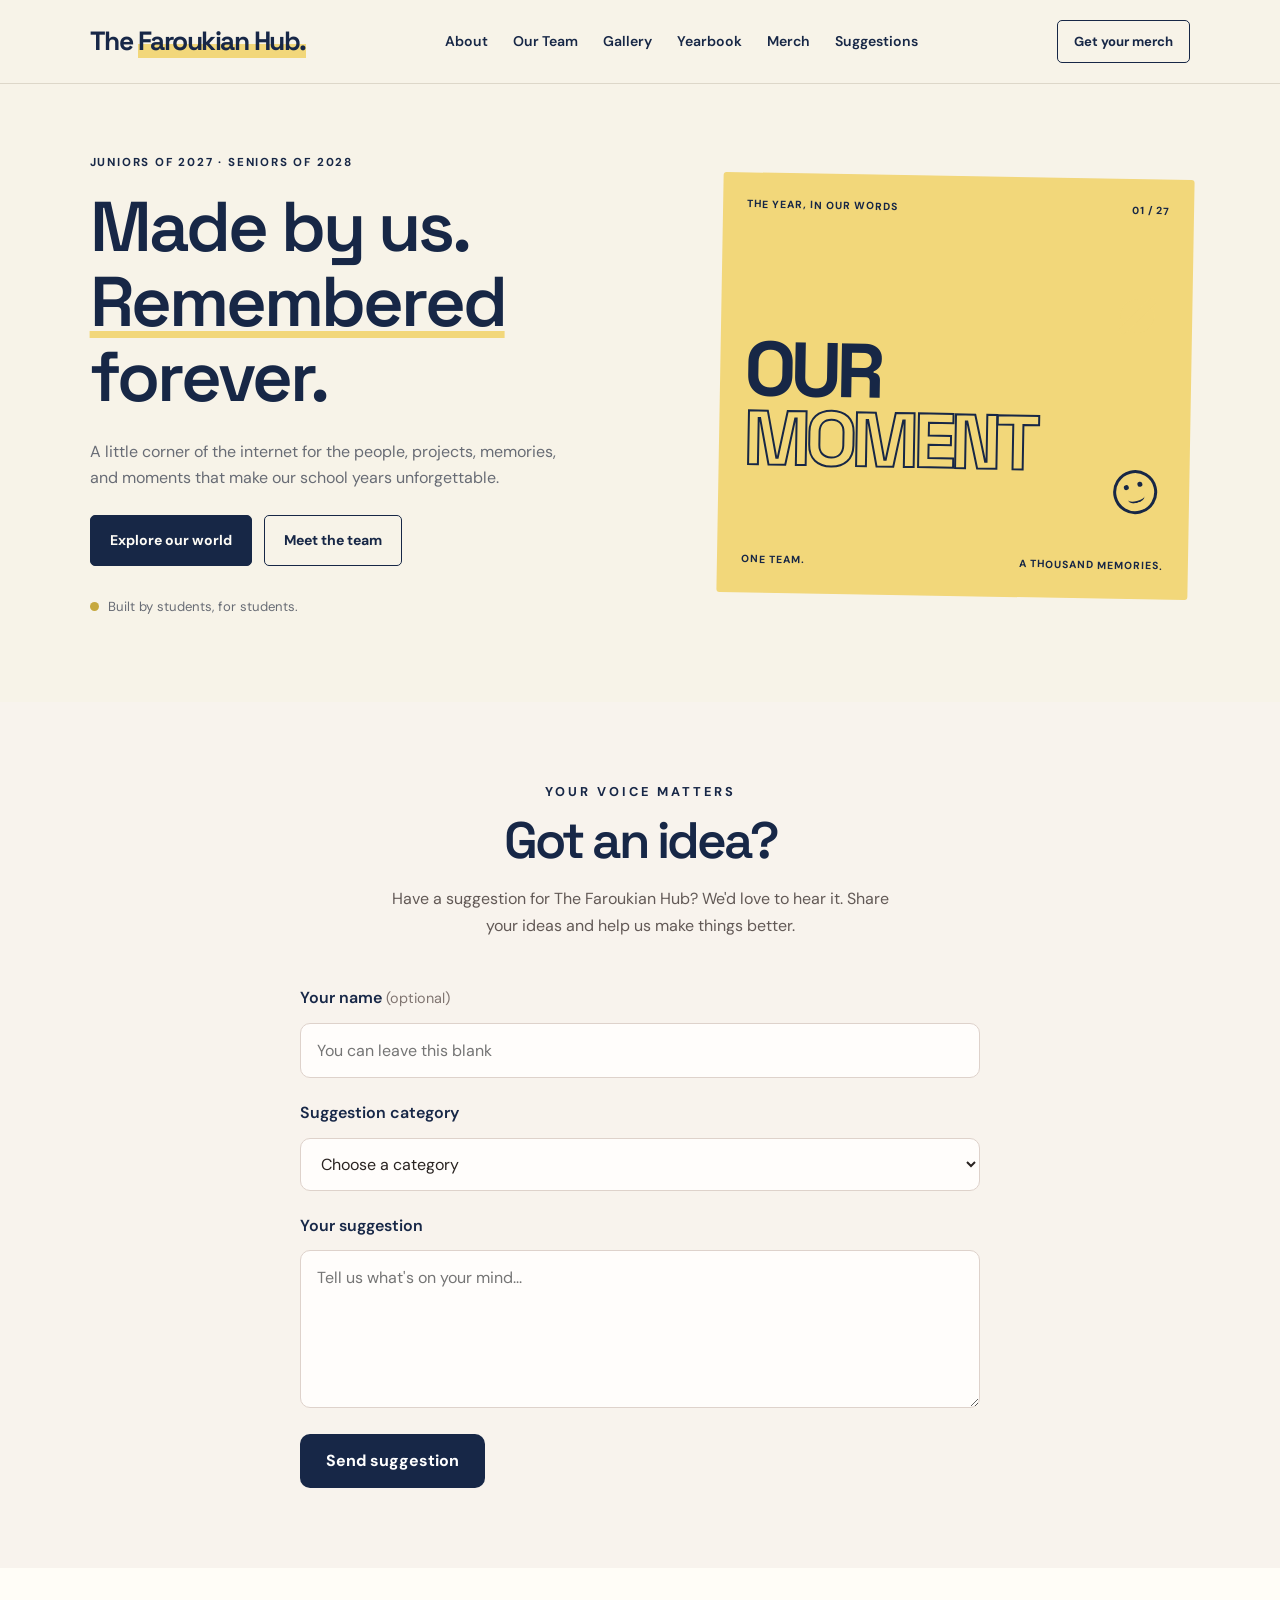
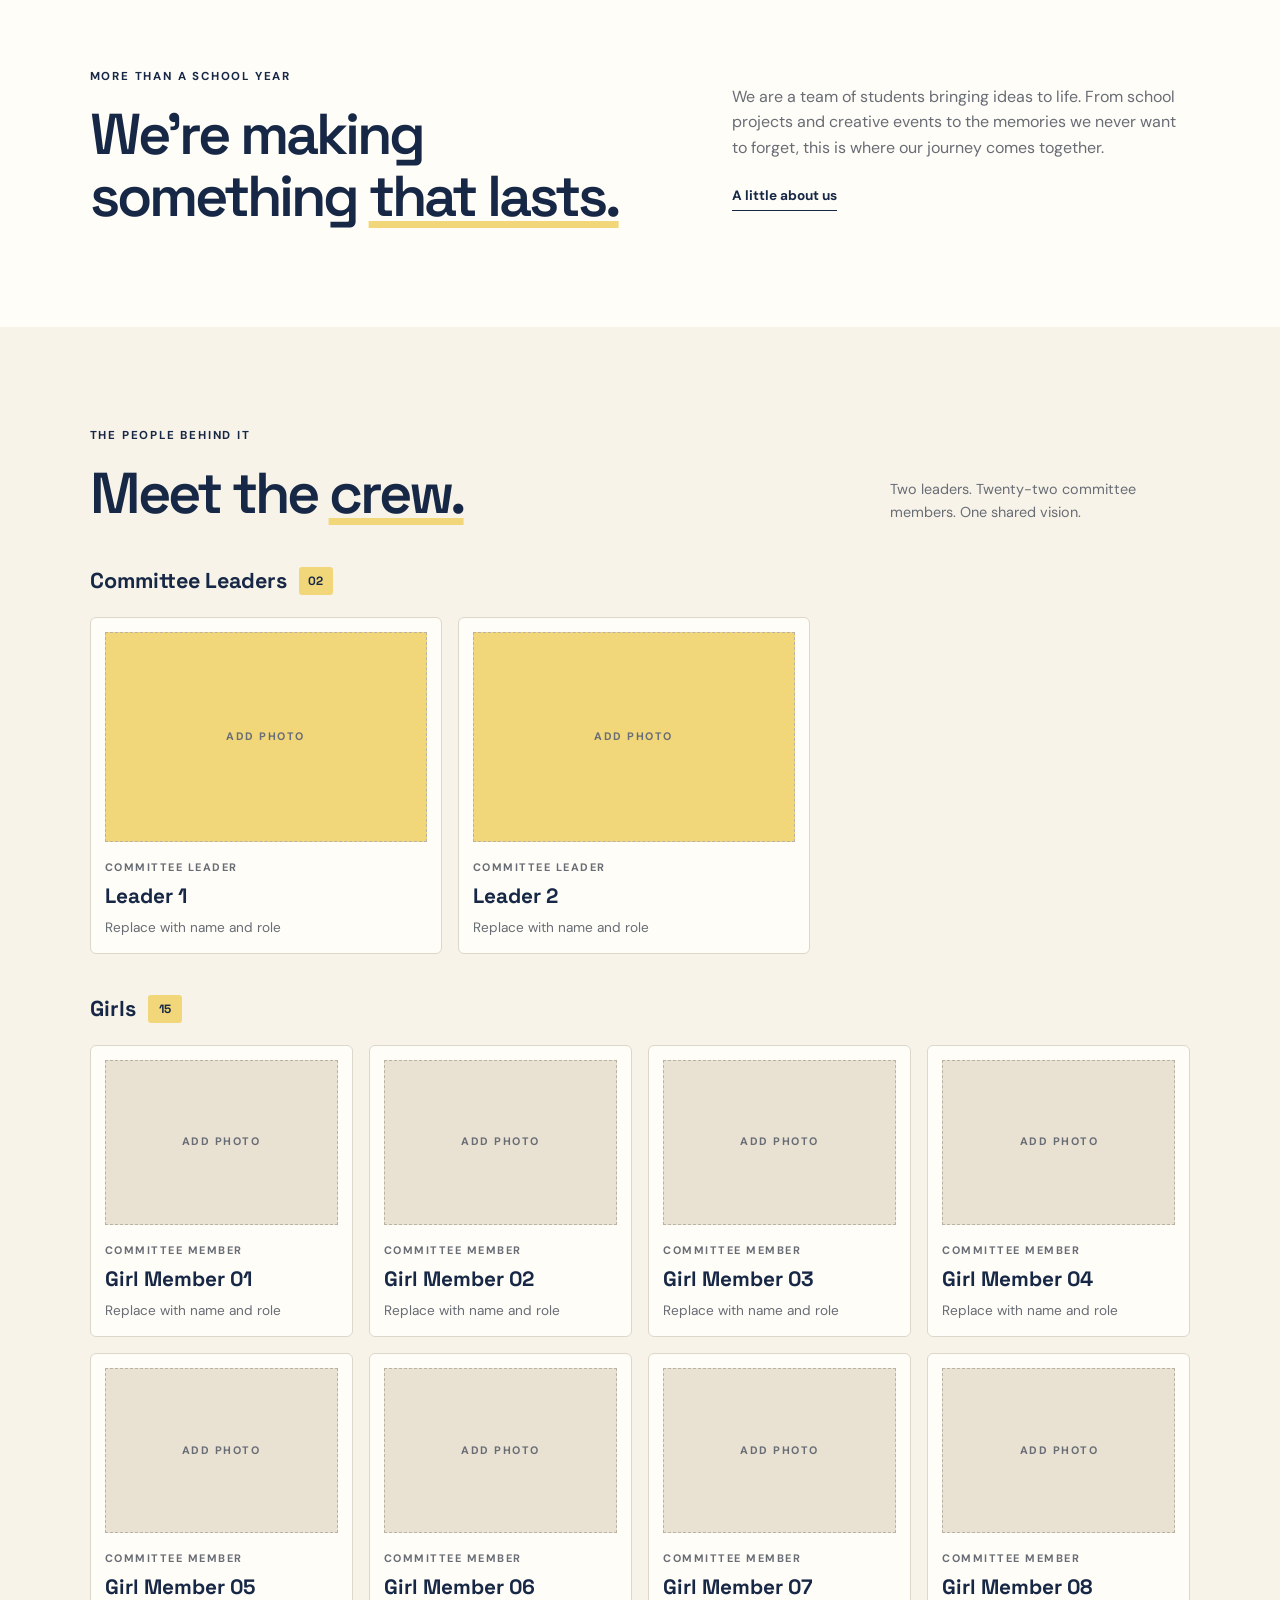
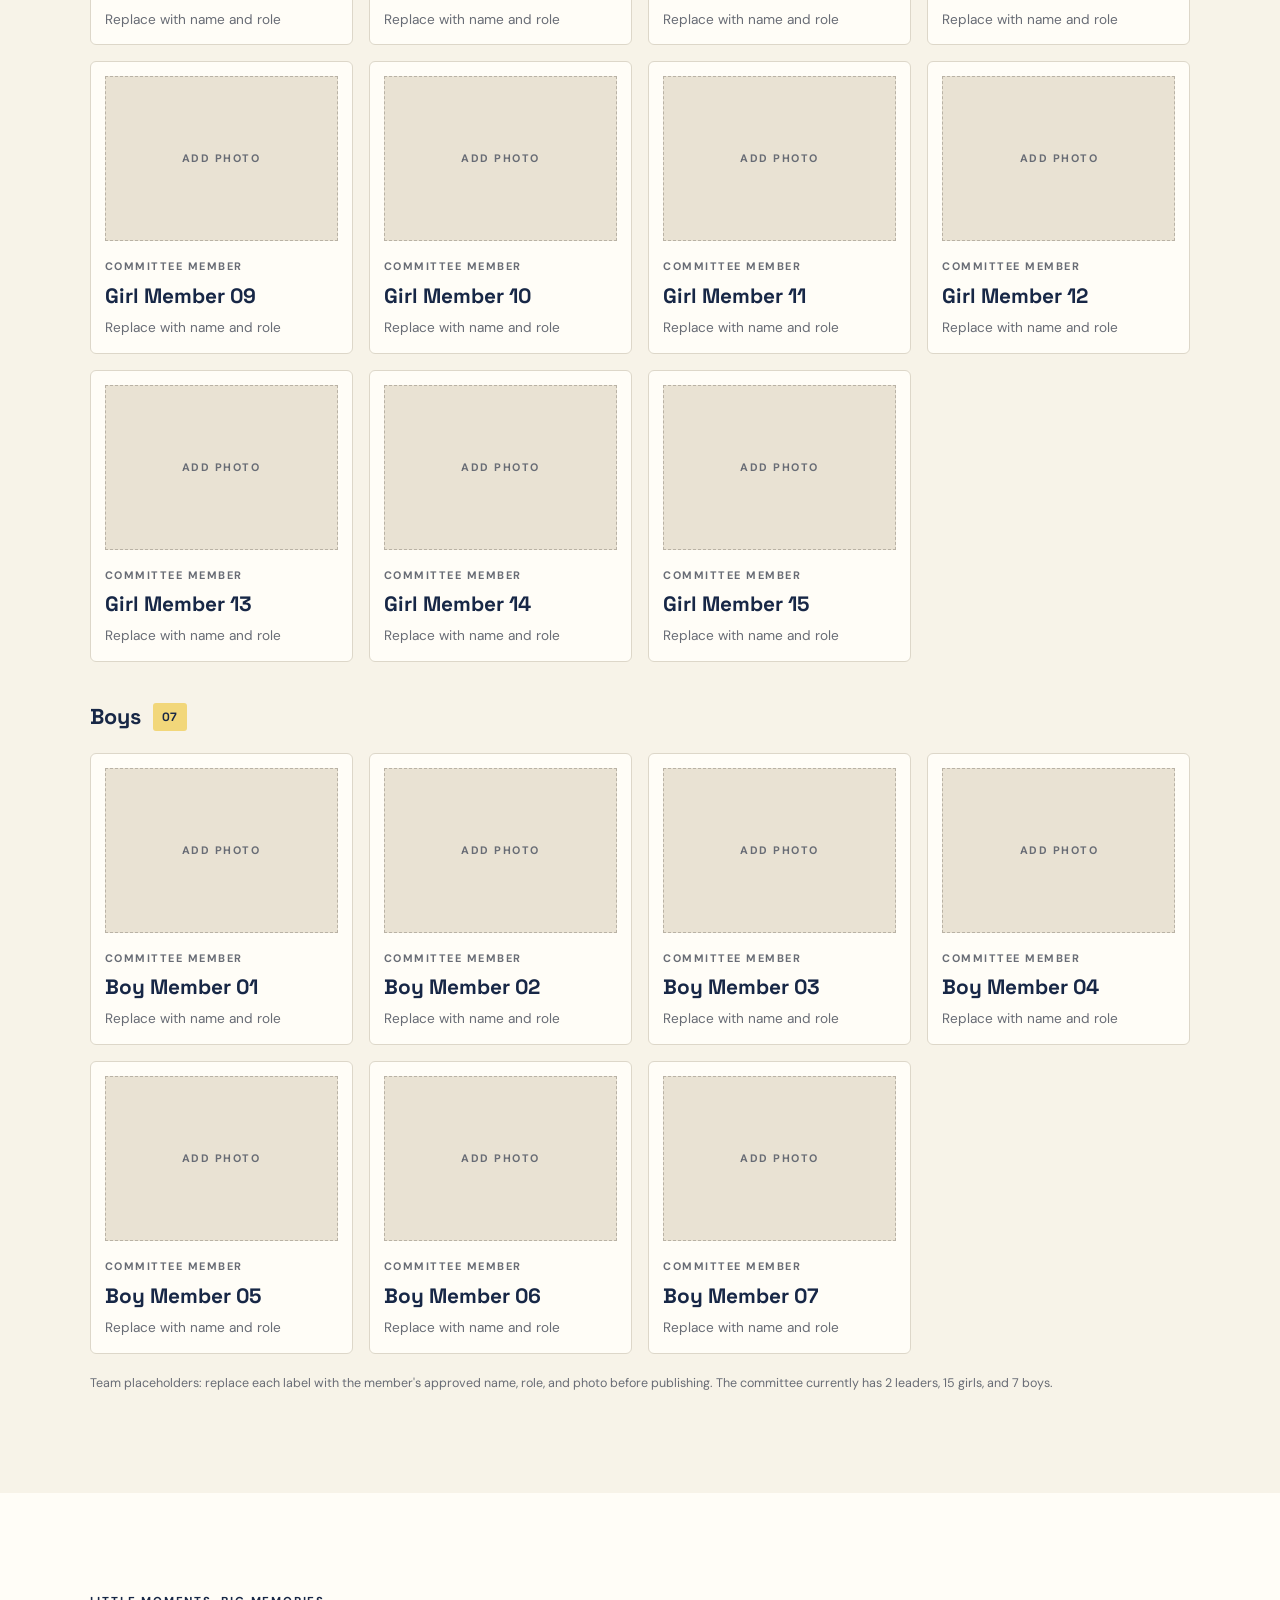
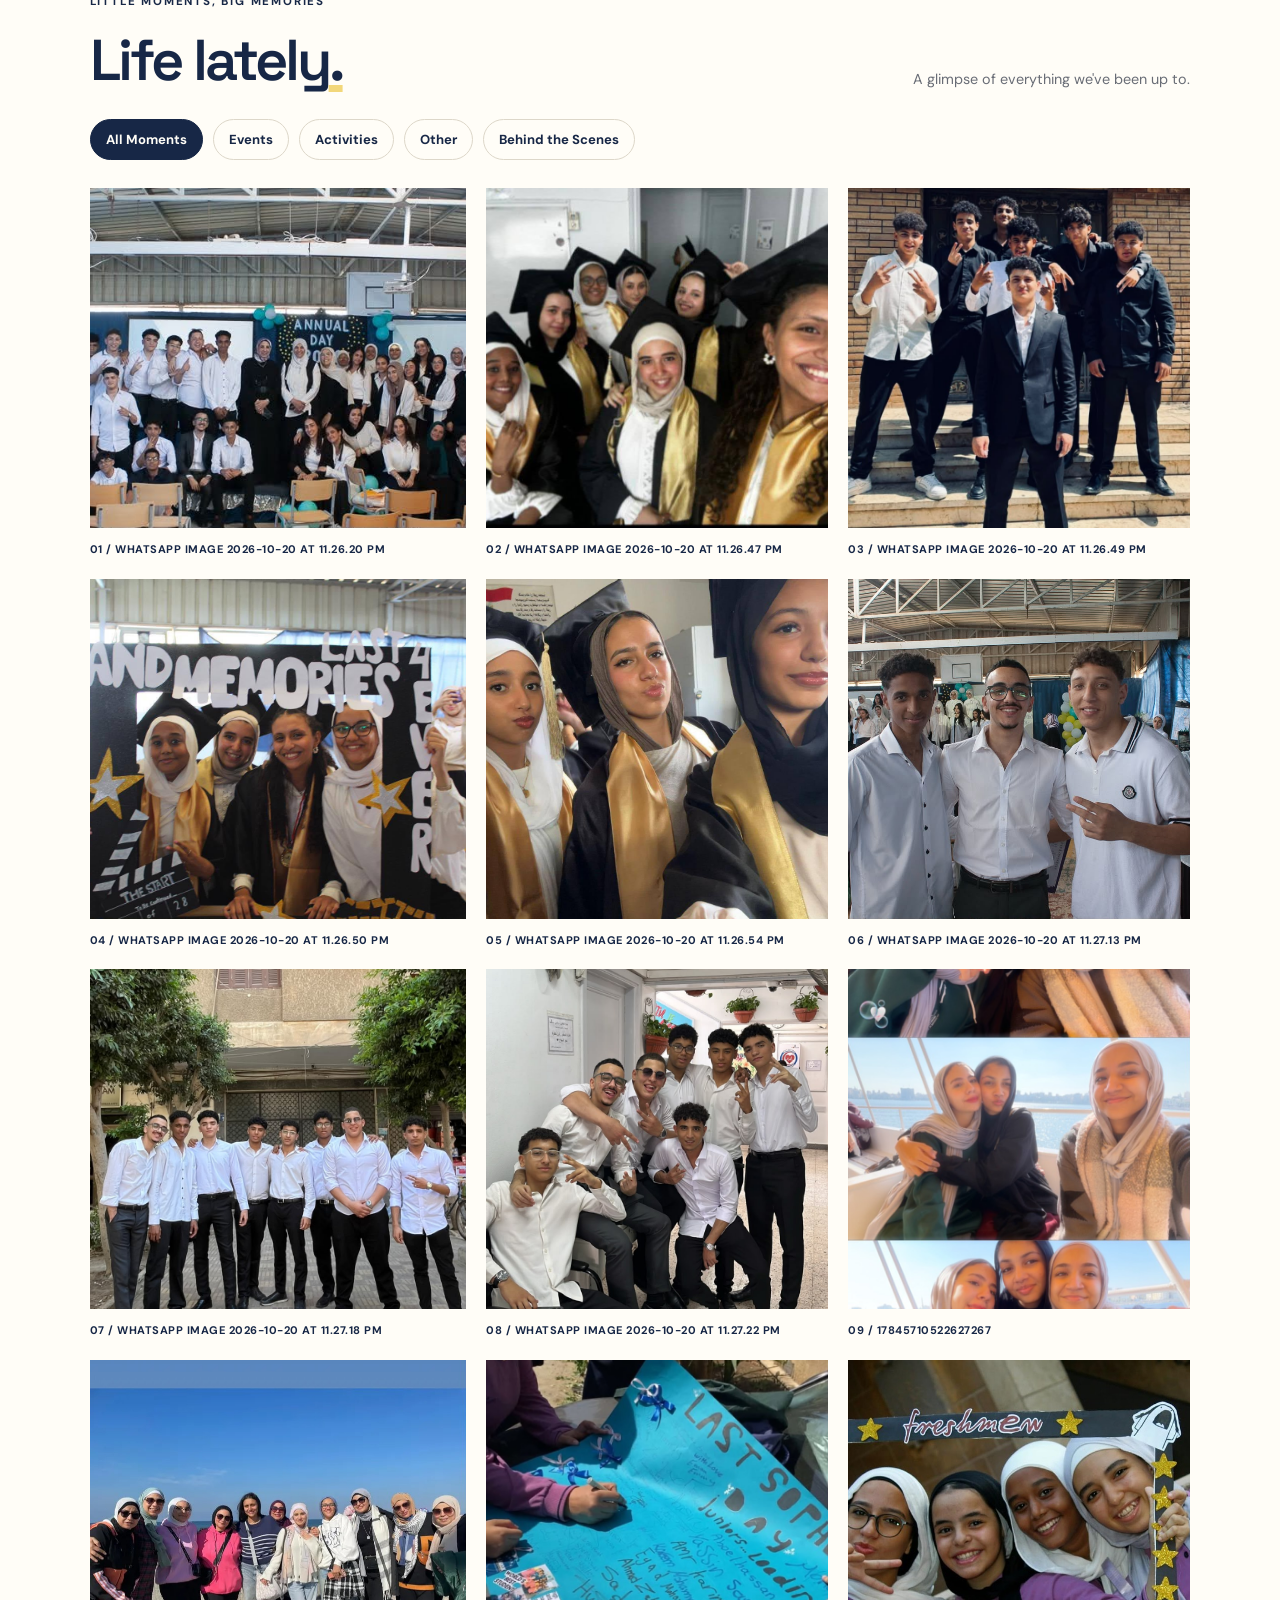
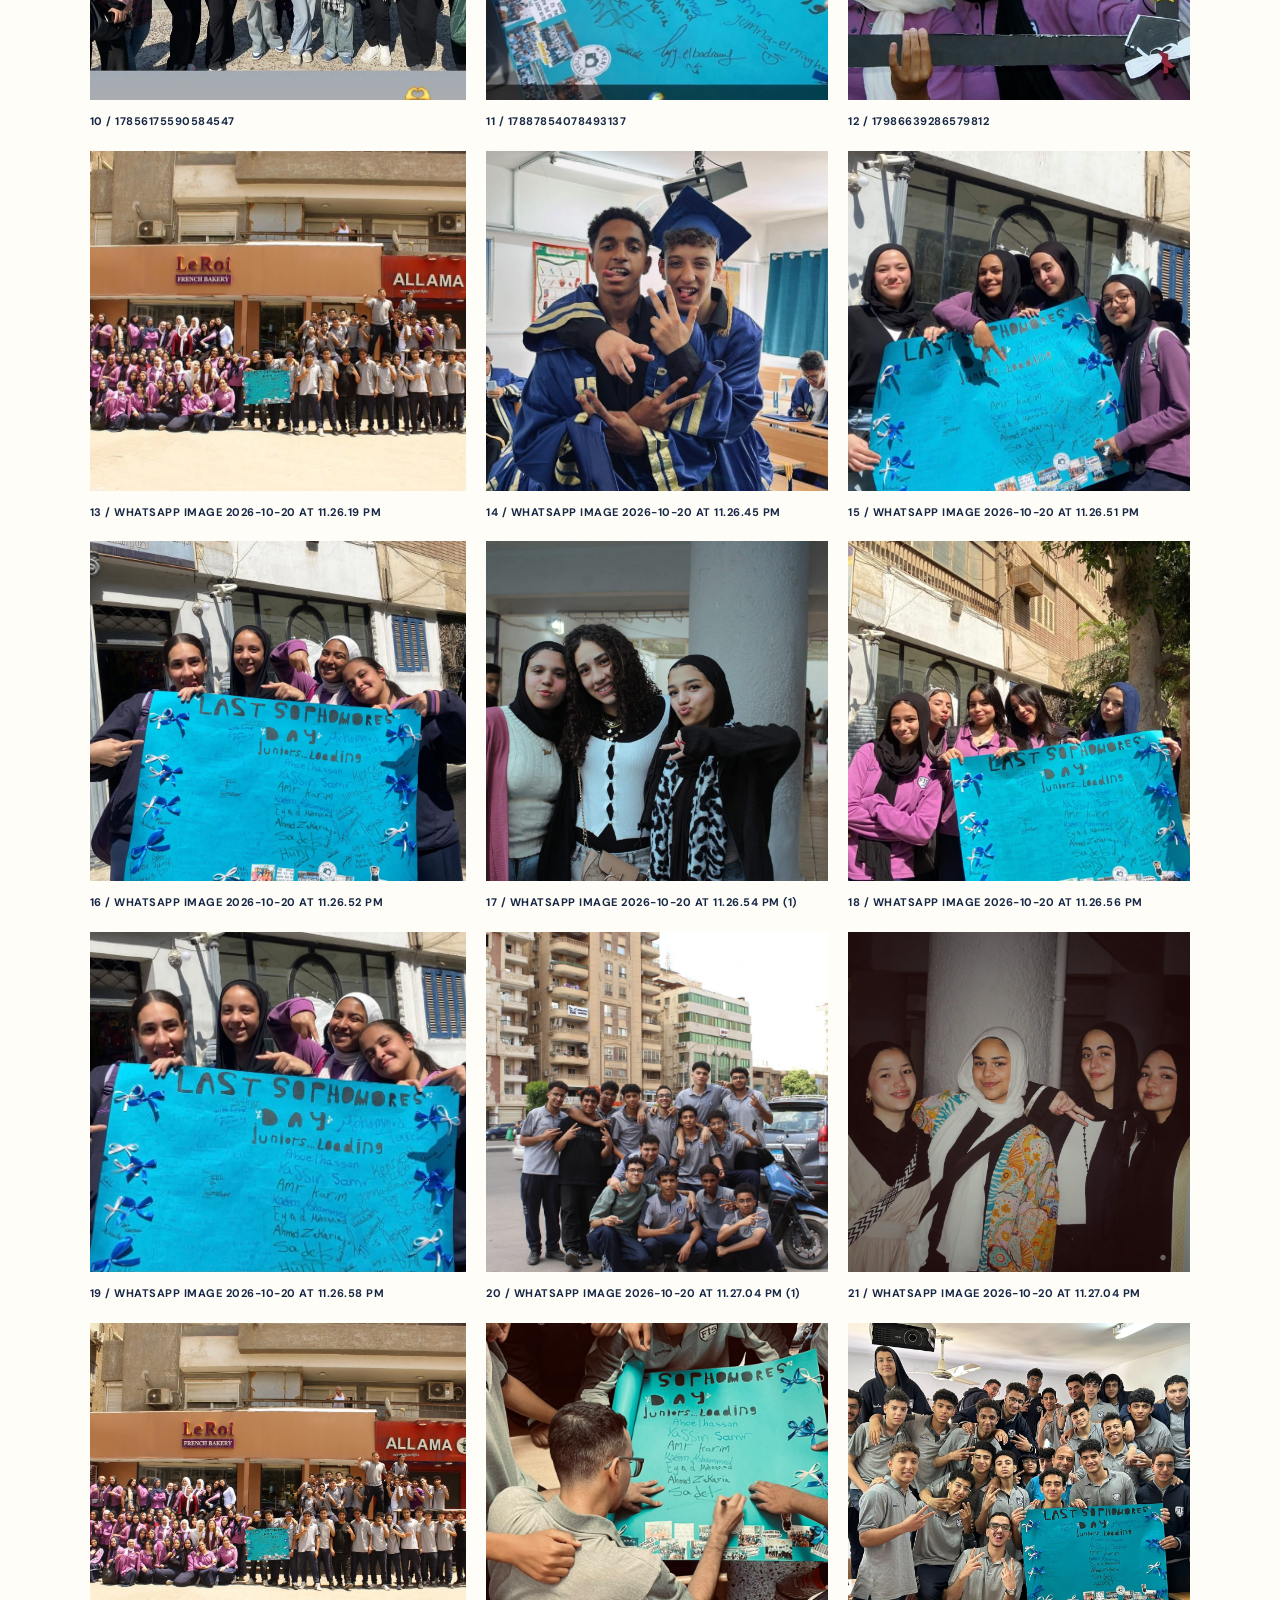
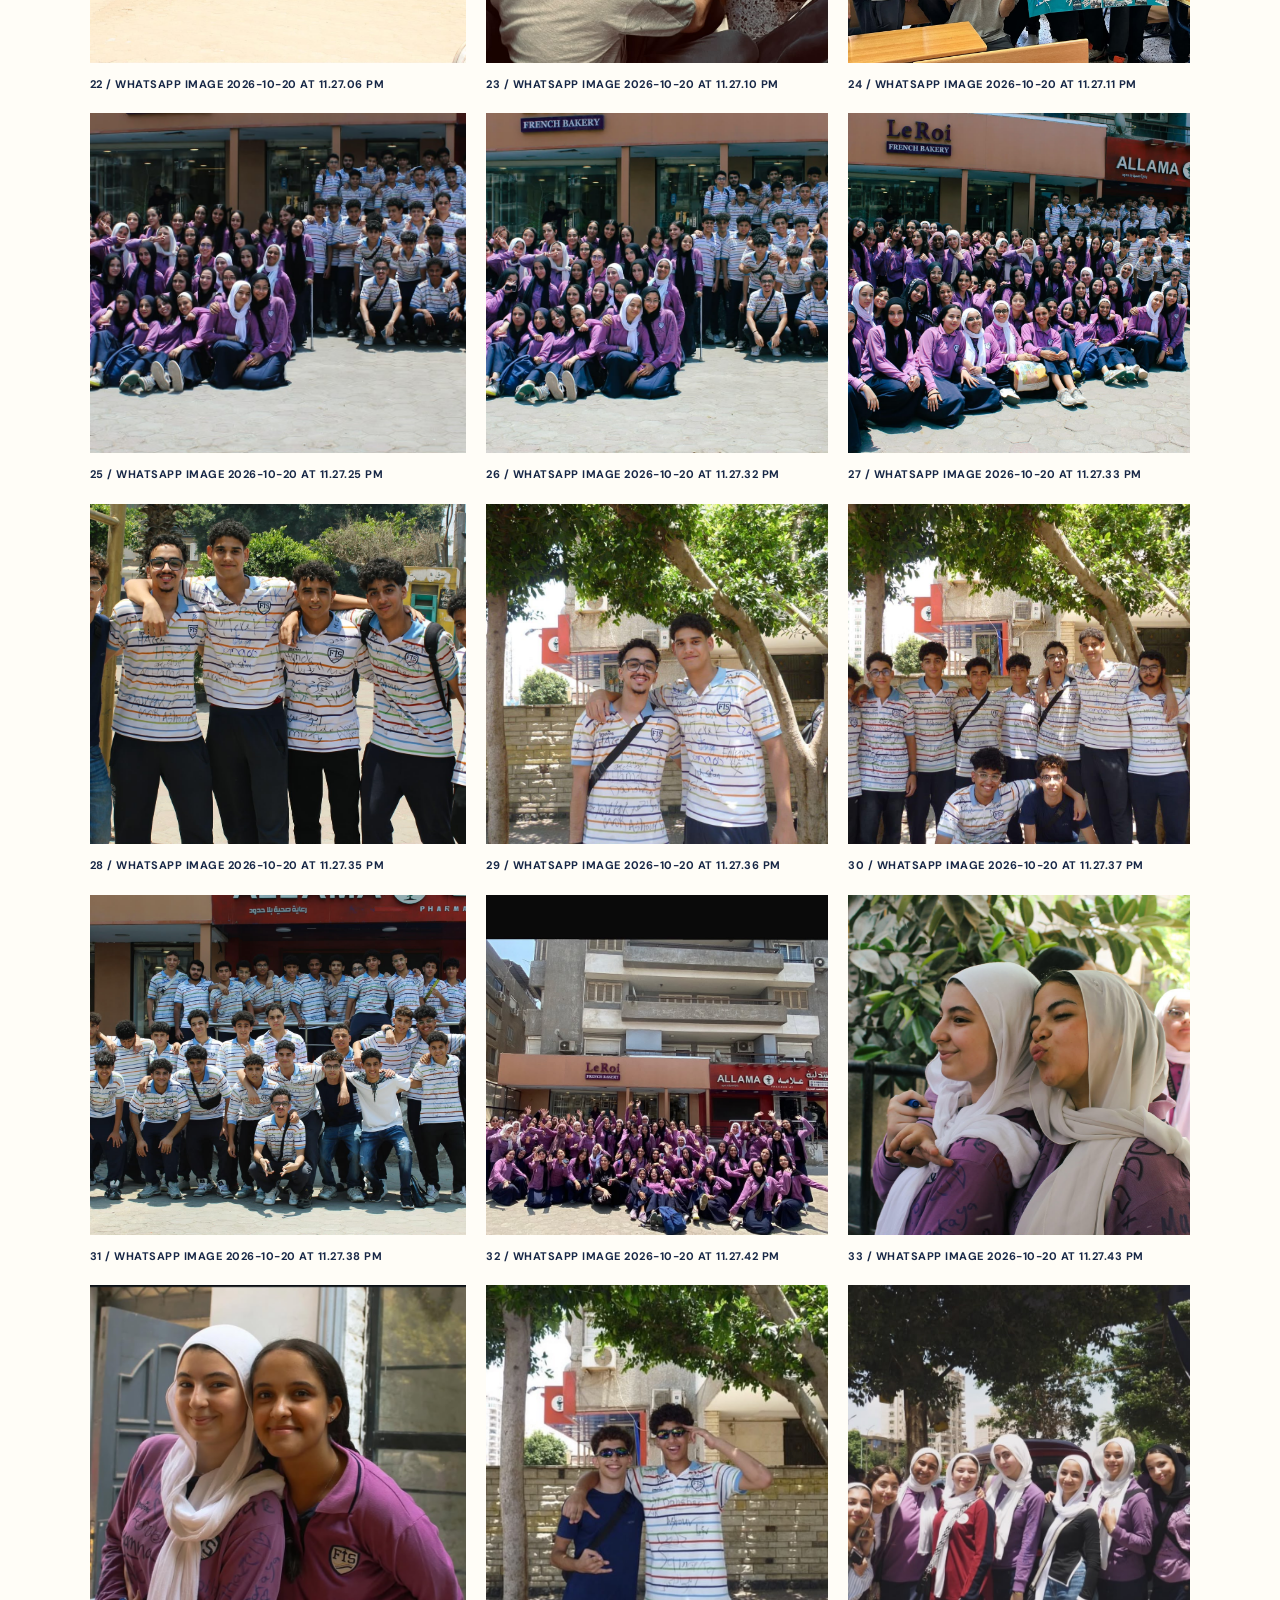
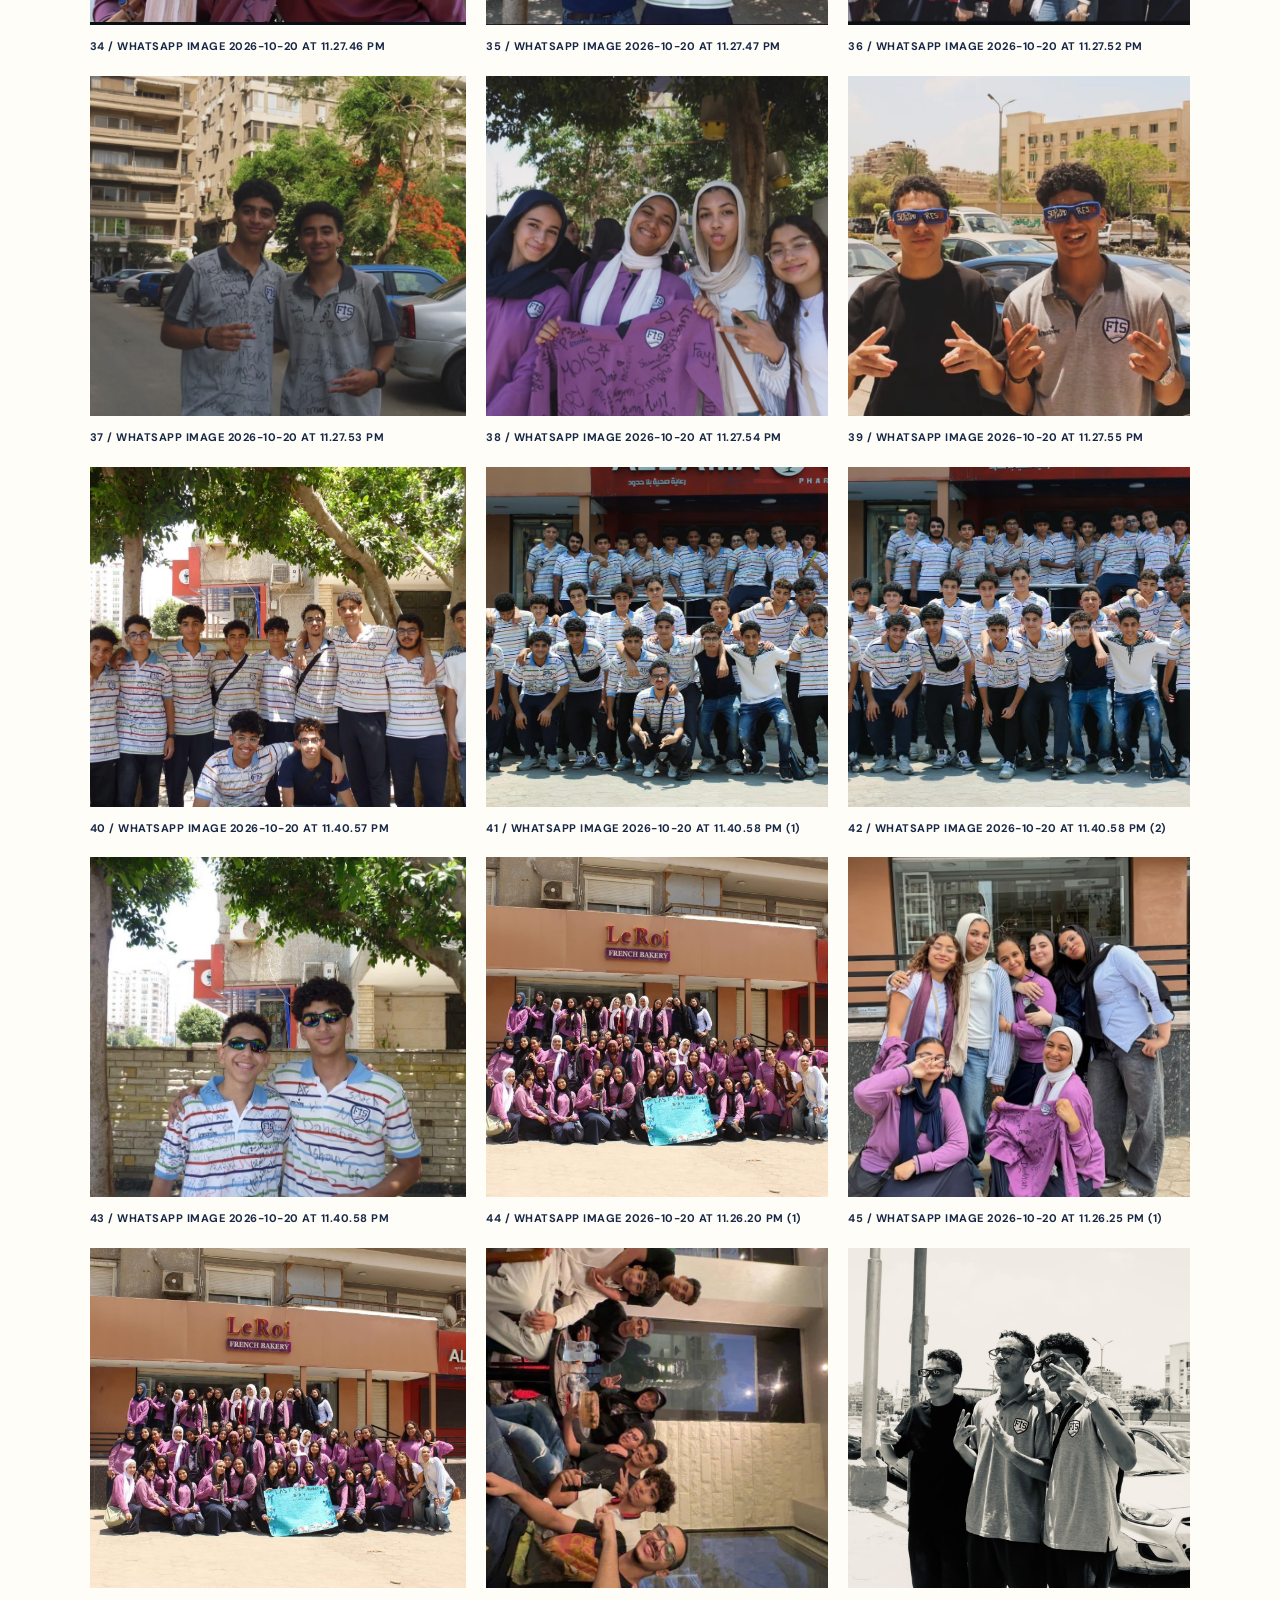
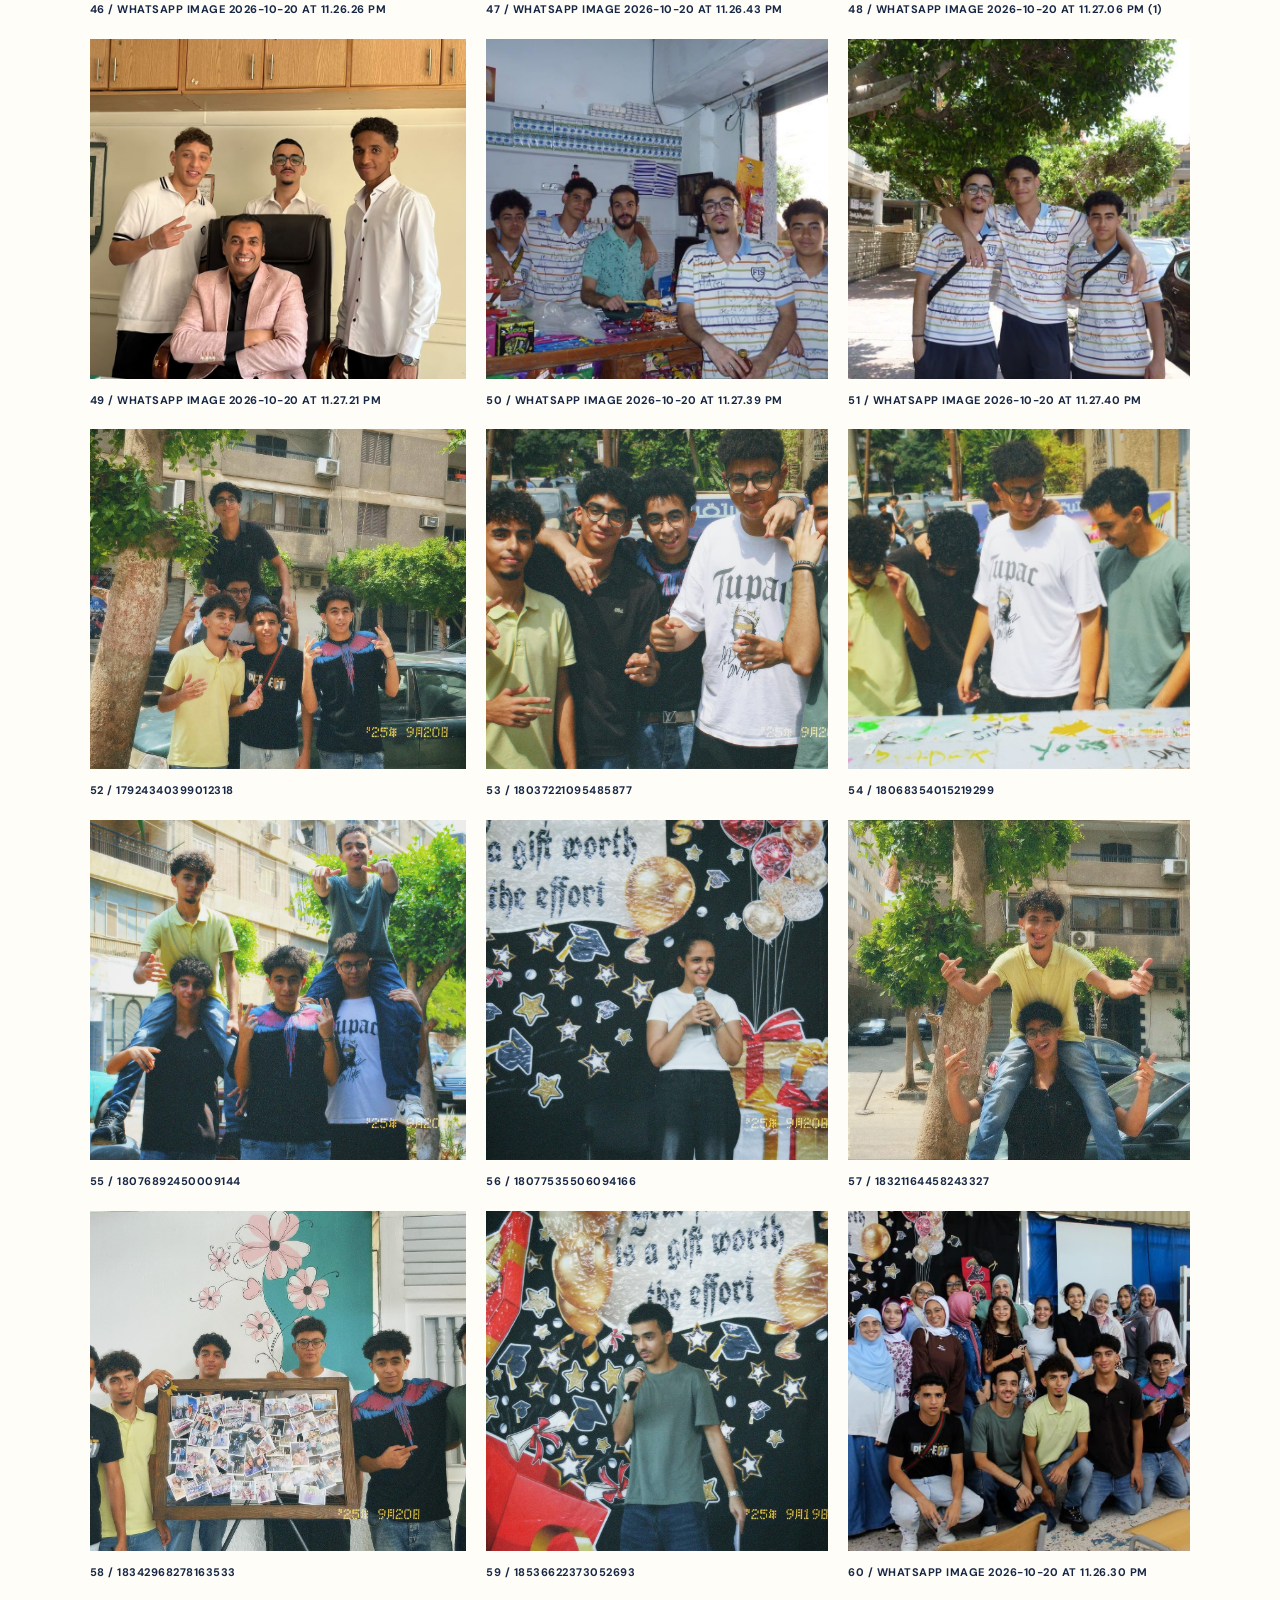
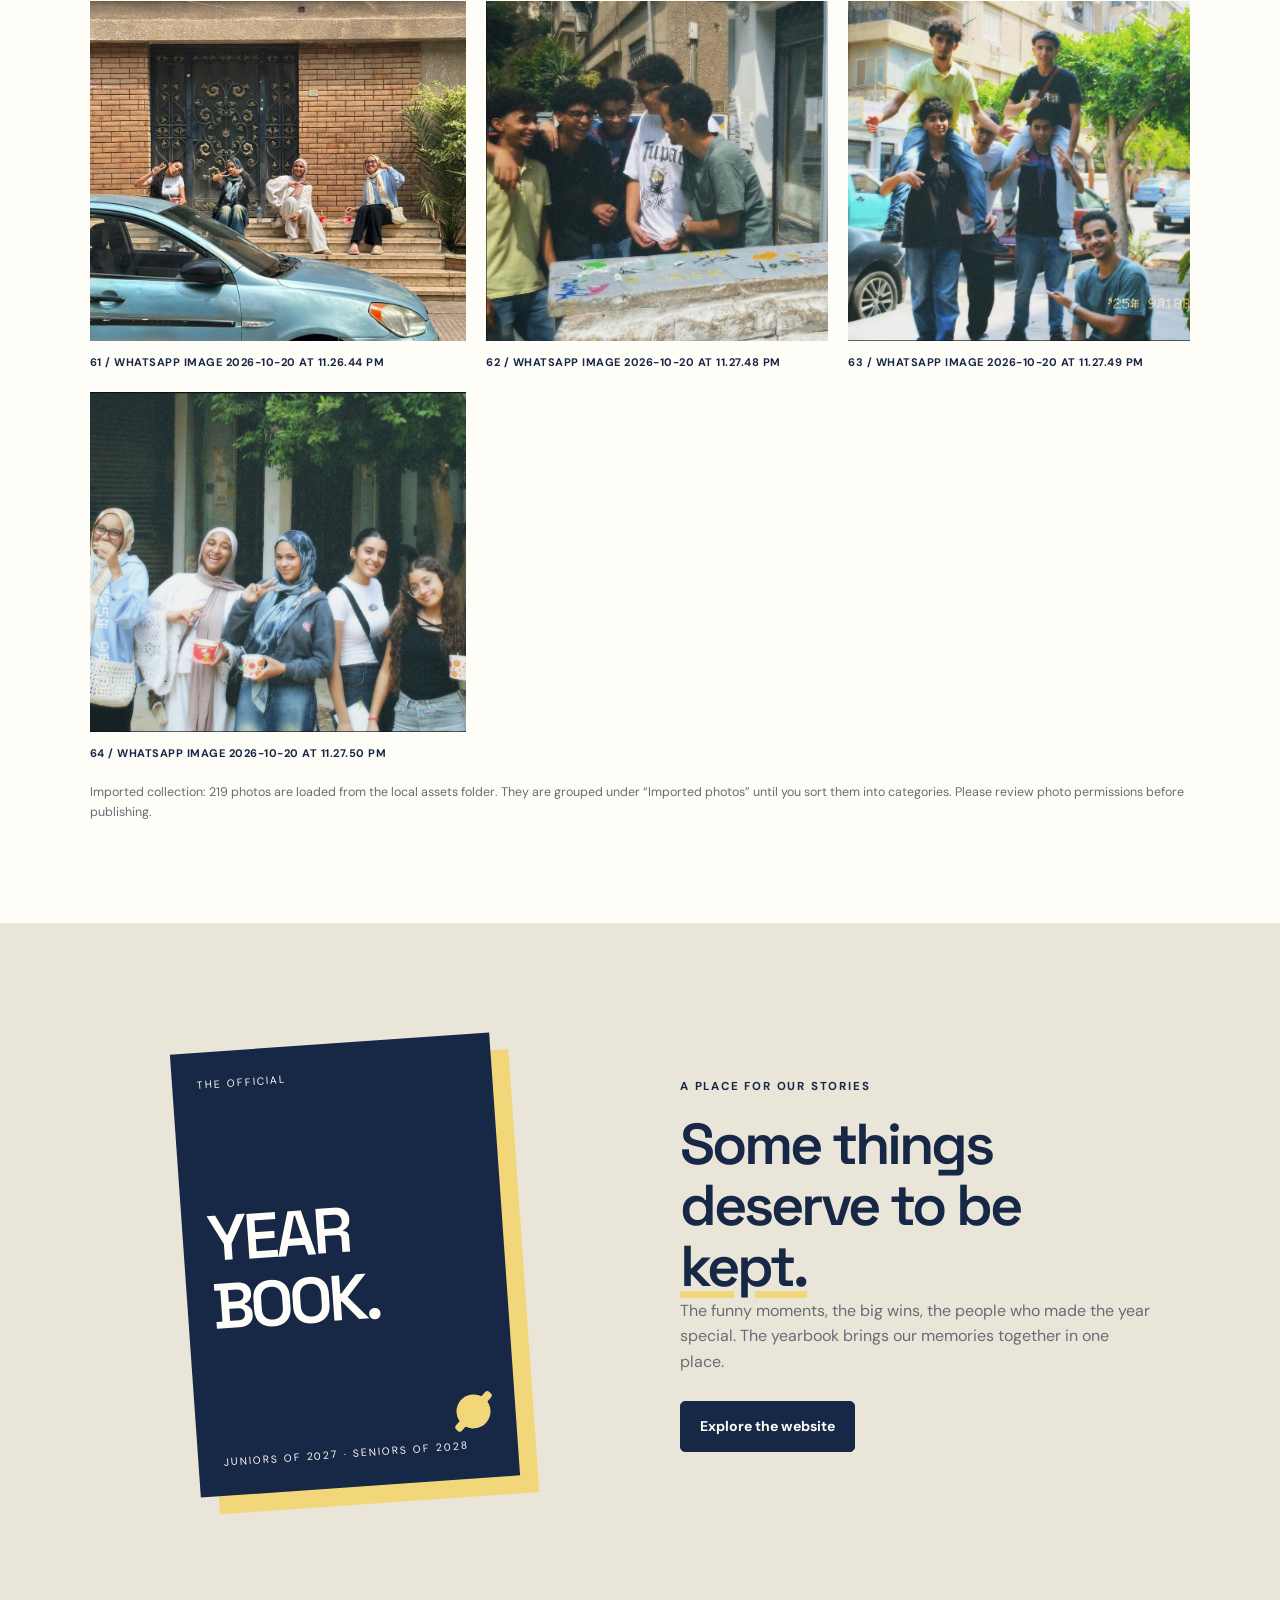
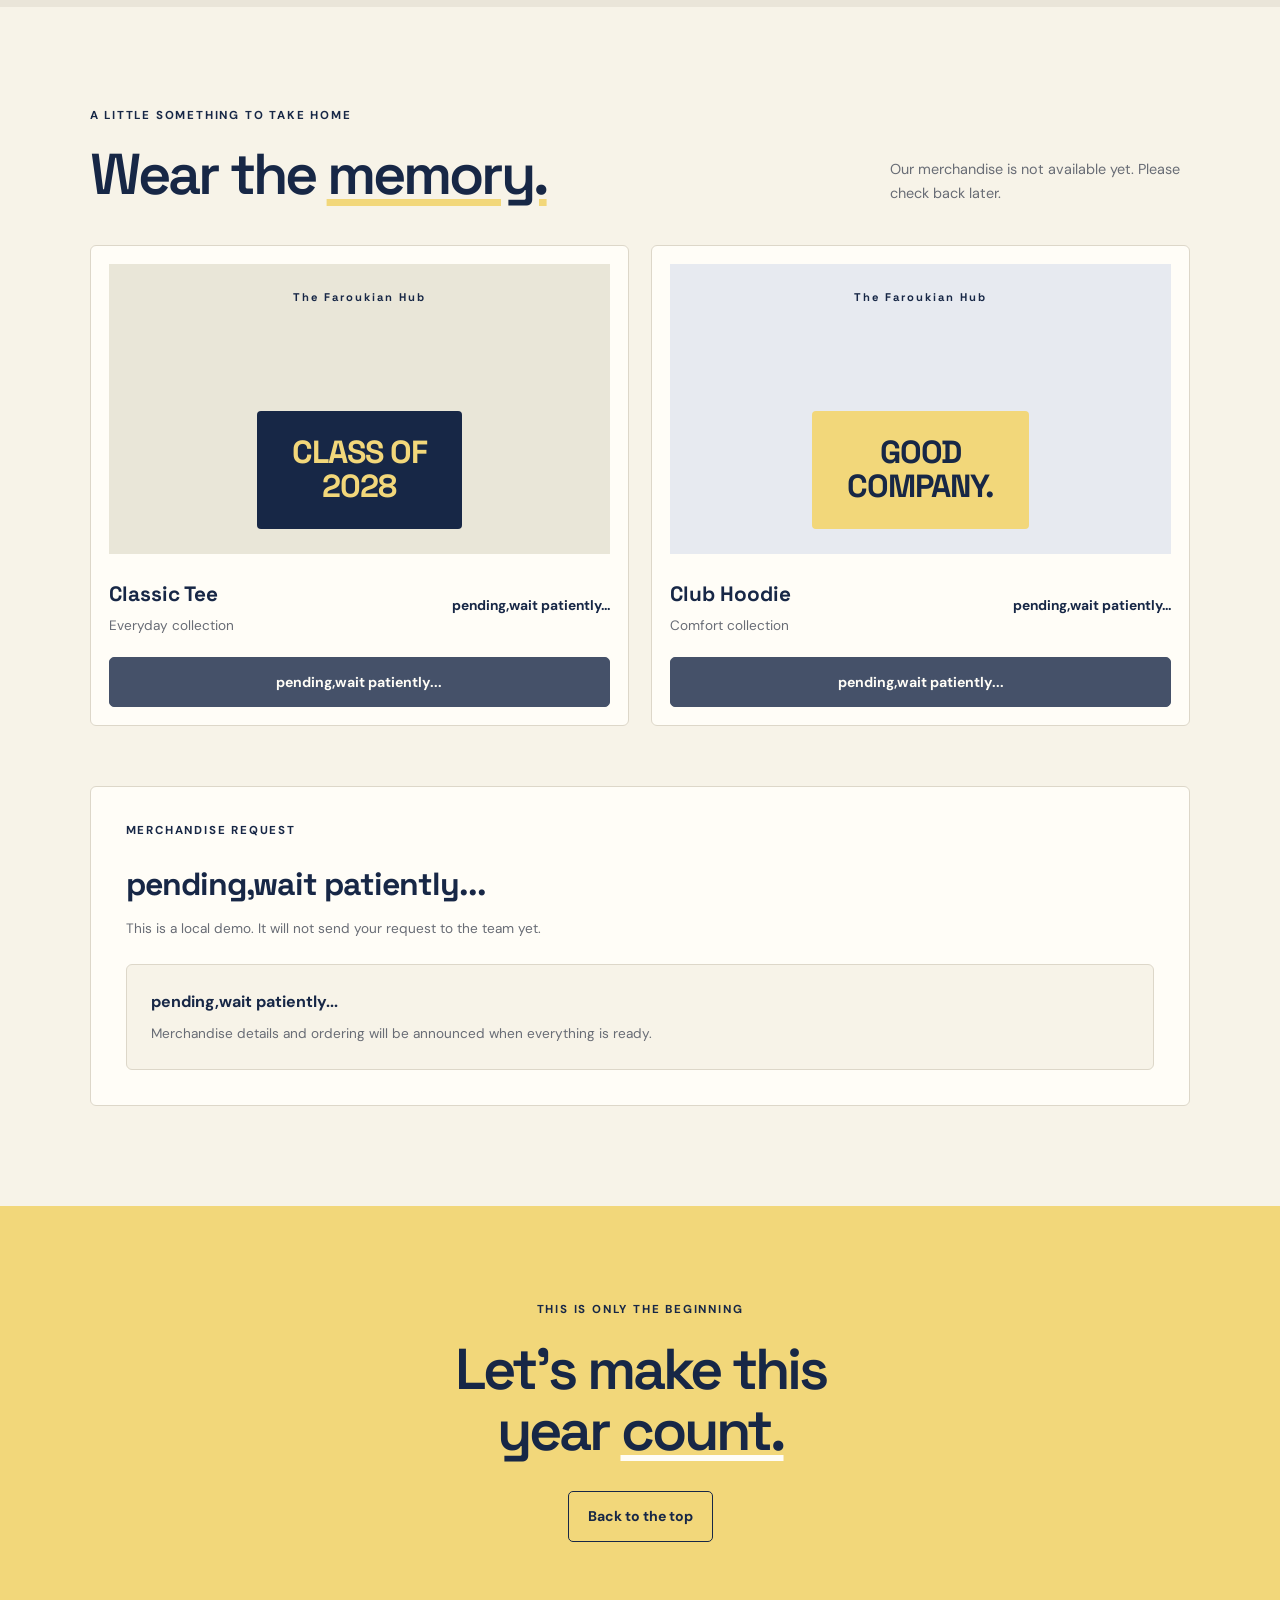
<file: index.html>
<!DOCTYPE html>
<html lang="en">
<head>
	<meta charset="UTF-8">
	<meta name="viewport" content="width=device-width, initial-scale=1.0">
	<title>The Faroukian Hub | Student Activity</title>
	<link rel="stylesheet" href="our-space-style.css">
<script src="gallery-data.js" defer></script>
<script src="our-space-script.js" defer></script>
</head>

<body>
	<header class="navbar">
		<a href="#home" class="logo">The <span>Faroukian Hub.</span></a>

		
<nav>
    <a href="#about">About</a>
    <a href="#team">Our Team</a>
    <a href="#gallery">Gallery</a>
    <a href="#yearbook">Yearbook</a>
    <a href="#shop">Merch</a>
    <a href="#suggestions">Suggestions</a>
</nav>


		<a class="nav-cta" href="#shop">Get your merch</a>
	</header>

	<main>
		<section class="hero" id="home">
			<div class="hero-content">
				<p class="eyebrow">JUNIORS OF 2027 · SENIORS OF 2028 </p>

				<h1>Made by us.<br>
					<span>Remembered</span> forever.
				</h1>

				<p class="hero-description">
					A little corner of the internet for the people,
					projects, memories, and moments that make our
					school years unforgettable.
				</p>

				<div class="hero-buttons">
					<a class="button button-dark" href="#gallery">
						Explore our world
					</a>

					<a class="button button-light" href="#team">
						Meet the team
					</a>
				</div>

				<div class="hero-note">
					<span class="status-dot"></span>
					Built by students, for students.
				</div>
			</div>

			<div class="hero-art">
				<div class="art-topline">
					<span>THE YEAR, IN OUR WORDS</span>
					<span>01 / 27</span>
				</div>

				<div class="art-main">
					<span class="art-spark" aria-hidden="true"></span>
					<span class="art-word">OUR</span>
					<span class="art-word art-outline">MOMENT</span>
					<span class="art-smile" aria-hidden="true"></span>
				</div>

				<div class="art-bottom">
					<span>ONE TEAM.</span>
					<span>A THOUSAND MEMORIES.</span>
				</div>
			</div>
		</section>

		
<section id="suggestions" class="suggestions-section">
  <div class="suggestions-container">
    <p class="section-eyebrow">YOUR VOICE MATTERS</p>
    <h2>Got an idea?</h2>
    <p class="suggestions-intro">
      Have a suggestion for The Faroukian Hub? We'd love to hear it.
      Share your ideas and help us make things better.
    </p>

    <form action="https://formspree.io/f/meaaopaq" method="POST">
      <label for="suggestion-name">Your name <span>(optional)</span></label>
      <input
        type="text"
        id="suggestion-name"
        name="name"
        placeholder="You can leave this blank"
      >

      <label for="suggestion-category">Suggestion category</label>
      <select id="suggestion-category" name="category" required>
        <option value="" disabled selected>Choose a category</option>
        <option value="Events">Events</option>
        <option value="Activities">Activities</option>
        <option value="Website">Website</option>
        <option value="Merchandise">Merchandise</option>
        <option value="Other">Other ideas</option>
      </select>

      <label for="suggestion-message">Your suggestion</label>
      <textarea
        id="suggestion-message"
        name="suggestion"
        rows="5"
        placeholder="Tell us what's on your mind..."
        required
      ></textarea>

      <button type="submit">Send suggestion</button>
    </form>
  </div>
</section>


		<section class="intro section-pad" id="about">
			<div>
				<p class="eyebrow">MORE THAN A SCHOOL YEAR</p>
				<h2>We're making<br>something <span>that lasts.</span></h2>
			</div>

			<div class="intro-copy">
				<p>
					We are a team of students bringing ideas to life.
					From school projects and creative events to the
					memories we never want to forget, this is where
					our journey comes together.
				</p>

				<a class="text-link" href="#team">A little about us</a>
			</div>
		</section>

		<section class="team section-pad" id="team">
			<div class="section-heading">
				<div>
					<p class="eyebrow">THE PEOPLE BEHIND IT</p>
					<h2>Meet the <span>crew.</span></h2>
				</div>
				<p class="section-description">Two leaders. Twenty-two committee members. One shared vision.</p>
			</div>

			<div class="team-group">
				<h3 class="team-group-title">Committee Leaders <span>02</span></h3>
				<div class="team-grid leaders-grid">
				<article class="team-card leader-card">
					<div class="member-photo" role="img" aria-label="Photo placeholder for Leader 1"><span>ADD PHOTO</span></div>
					<p class="card-tag">COMMITTEE LEADER</p>
					<h3>Leader 1</h3>
					<p class="muted">Replace with name and role</p>
				</article>
				<article class="team-card leader-card">
					<div class="member-photo" role="img" aria-label="Photo placeholder for Leader 2"><span>ADD PHOTO</span></div>
					<p class="card-tag">COMMITTEE LEADER</p>
					<h3>Leader 2</h3>
					<p class="muted">Replace with name and role</p>
				</article>
				</div>
			</div>

			<div class="team-group">
				<h3 class="team-group-title">Girls <span>15</span></h3>
				<div class="team-grid members-grid">
				<article class="team-card member-card">
					<div class="member-photo" role="img" aria-label="Photo placeholder for Girl Member 01"><span>ADD PHOTO</span></div>
					<p class="card-tag">COMMITTEE MEMBER</p>
					<h3>Girl Member 01</h3>
					<p class="muted">Replace with name and role</p>
				</article>
				<article class="team-card member-card">
					<div class="member-photo" role="img" aria-label="Photo placeholder for Girl Member 02"><span>ADD PHOTO</span></div>
					<p class="card-tag">COMMITTEE MEMBER</p>
					<h3>Girl Member 02</h3>
					<p class="muted">Replace with name and role</p>
				</article>
				<article class="team-card member-card">
					<div class="member-photo" role="img" aria-label="Photo placeholder for Girl Member 03"><span>ADD PHOTO</span></div>
					<p class="card-tag">COMMITTEE MEMBER</p>
					<h3>Girl Member 03</h3>
					<p class="muted">Replace with name and role</p>
				</article>
				<article class="team-card member-card">
					<div class="member-photo" role="img" aria-label="Photo placeholder for Girl Member 04"><span>ADD PHOTO</span></div>
					<p class="card-tag">COMMITTEE MEMBER</p>
					<h3>Girl Member 04</h3>
					<p class="muted">Replace with name and role</p>
				</article>
				<article class="team-card member-card">
					<div class="member-photo" role="img" aria-label="Photo placeholder for Girl Member 05"><span>ADD PHOTO</span></div>
					<p class="card-tag">COMMITTEE MEMBER</p>
					<h3>Girl Member 05</h3>
					<p class="muted">Replace with name and role</p>
				</article>
				<article class="team-card member-card">
					<div class="member-photo" role="img" aria-label="Photo placeholder for Girl Member 06"><span>ADD PHOTO</span></div>
					<p class="card-tag">COMMITTEE MEMBER</p>
					<h3>Girl Member 06</h3>
					<p class="muted">Replace with name and role</p>
				</article>
				<article class="team-card member-card">
					<div class="member-photo" role="img" aria-label="Photo placeholder for Girl Member 07"><span>ADD PHOTO</span></div>
					<p class="card-tag">COMMITTEE MEMBER</p>
					<h3>Girl Member 07</h3>
					<p class="muted">Replace with name and role</p>
				</article>
				<article class="team-card member-card">
					<div class="member-photo" role="img" aria-label="Photo placeholder for Girl Member 08"><span>ADD PHOTO</span></div>
					<p class="card-tag">COMMITTEE MEMBER</p>
					<h3>Girl Member 08</h3>
					<p class="muted">Replace with name and role</p>
				</article>
				<article class="team-card member-card">
					<div class="member-photo" role="img" aria-label="Photo placeholder for Girl Member 09"><span>ADD PHOTO</span></div>
					<p class="card-tag">COMMITTEE MEMBER</p>
					<h3>Girl Member 09</h3>
					<p class="muted">Replace with name and role</p>
				</article>
				<article class="team-card member-card">
					<div class="member-photo" role="img" aria-label="Photo placeholder for Girl Member 10"><span>ADD PHOTO</span></div>
					<p class="card-tag">COMMITTEE MEMBER</p>
					<h3>Girl Member 10</h3>
					<p class="muted">Replace with name and role</p>
				</article>
				<article class="team-card member-card">
					<div class="member-photo" role="img" aria-label="Photo placeholder for Girl Member 11"><span>ADD PHOTO</span></div>
					<p class="card-tag">COMMITTEE MEMBER</p>
					<h3>Girl Member 11</h3>
					<p class="muted">Replace with name and role</p>
				</article>
				<article class="team-card member-card">
					<div class="member-photo" role="img" aria-label="Photo placeholder for Girl Member 12"><span>ADD PHOTO</span></div>
					<p class="card-tag">COMMITTEE MEMBER</p>
					<h3>Girl Member 12</h3>
					<p class="muted">Replace with name and role</p>
				</article>
				<article class="team-card member-card">
					<div class="member-photo" role="img" aria-label="Photo placeholder for Girl Member 13"><span>ADD PHOTO</span></div>
					<p class="card-tag">COMMITTEE MEMBER</p>
					<h3>Girl Member 13</h3>
					<p class="muted">Replace with name and role</p>
				</article>
				<article class="team-card member-card">
					<div class="member-photo" role="img" aria-label="Photo placeholder for Girl Member 14"><span>ADD PHOTO</span></div>
					<p class="card-tag">COMMITTEE MEMBER</p>
					<h3>Girl Member 14</h3>
					<p class="muted">Replace with name and role</p>
				</article>
				<article class="team-card member-card">
					<div class="member-photo" role="img" aria-label="Photo placeholder for Girl Member 15"><span>ADD PHOTO</span></div>
					<p class="card-tag">COMMITTEE MEMBER</p>
					<h3>Girl Member 15</h3>
					<p class="muted">Replace with name and role</p>
				</article>
				</div>
			</div>

			<div class="team-group">
				<h3 class="team-group-title">Boys <span>07</span></h3>
				<div class="team-grid members-grid">
				<article class="team-card member-card">
					<div class="member-photo" role="img" aria-label="Photo placeholder for Boy Member 01"><span>ADD PHOTO</span></div>
					<p class="card-tag">COMMITTEE MEMBER</p>
					<h3>Boy Member 01</h3>
					<p class="muted">Replace with name and role</p>
				</article>
				<article class="team-card member-card">
					<div class="member-photo" role="img" aria-label="Photo placeholder for Boy Member 02"><span>ADD PHOTO</span></div>
					<p class="card-tag">COMMITTEE MEMBER</p>
					<h3>Boy Member 02</h3>
					<p class="muted">Replace with name and role</p>
				</article>
				<article class="team-card member-card">
					<div class="member-photo" role="img" aria-label="Photo placeholder for Boy Member 03"><span>ADD PHOTO</span></div>
					<p class="card-tag">COMMITTEE MEMBER</p>
					<h3>Boy Member 03</h3>
					<p class="muted">Replace with name and role</p>
				</article>
				<article class="team-card member-card">
					<div class="member-photo" role="img" aria-label="Photo placeholder for Boy Member 04"><span>ADD PHOTO</span></div>
					<p class="card-tag">COMMITTEE MEMBER</p>
					<h3>Boy Member 04</h3>
					<p class="muted">Replace with name and role</p>
				</article>
				<article class="team-card member-card">
					<div class="member-photo" role="img" aria-label="Photo placeholder for Boy Member 05"><span>ADD PHOTO</span></div>
					<p class="card-tag">COMMITTEE MEMBER</p>
					<h3>Boy Member 05</h3>
					<p class="muted">Replace with name and role</p>
				</article>
				<article class="team-card member-card">
					<div class="member-photo" role="img" aria-label="Photo placeholder for Boy Member 06"><span>ADD PHOTO</span></div>
					<p class="card-tag">COMMITTEE MEMBER</p>
					<h3>Boy Member 06</h3>
					<p class="muted">Replace with name and role</p>
				</article>
				<article class="team-card member-card">
					<div class="member-photo" role="img" aria-label="Photo placeholder for Boy Member 07"><span>ADD PHOTO</span></div>
					<p class="card-tag">COMMITTEE MEMBER</p>
					<h3>Boy Member 07</h3>
					<p class="muted">Replace with name and role</p>
				</article>
				</div>
			</div>

			<p class="demo-note">Team placeholders: replace each label with the member's approved name, role, and photo before publishing. The committee currently has 2 leaders, 15 girls, and 7 boys.</p>
		</section>

		<section class="gallery section-pad" id="gallery">
			<div class="section-heading">
				<div>
					<p class="eyebrow">LITTLE MOMENTS, BIG MEMORIES</p>
					<h2>Life lately<span>.</span></h2>
				</div>
				<p class="section-description">
					A glimpse of everything we've been up to.
				</p>
			</div>

			
<div class="gallery-filters" role="group" aria-label="Filter gallery by category">
    <button class="gallery-filter is-active" type="button" data-filter="all" aria-pressed="true">All Moments</button>
    <button class="gallery-filter" type="button" data-filter="events" aria-pressed="false">Events</button>
    <button class="gallery-filter" type="button" data-filter="activities" aria-pressed="false">Activities</button>
    <button class="gallery-filter" type="button" data-filter="other" aria-pressed="false">Other</button>
    <button class="gallery-filter" type="button" data-filter="behind-the-scenes" aria-pressed="false">Behind the Scenes</button>
</div>


			<div class="gallery-grid" id="gallery-grid" aria-live="polite"></div>
			<p class="gallery-empty" id="gallery-empty" hidden>No moments in this category yet. Check back soon.</p>

			<p class="demo-note">
				Imported collection: 219 photos are loaded from the local assets folder. They are grouped under “Imported photos” until you sort them into categories. Please review photo permissions before publishing.
			</p>
		</section>

		<dialog class="photo-viewer" id="photo-viewer" aria-label="Gallery photo viewer">
			<div class="viewer-topbar">
				<p class="viewer-counter" id="viewer-counter">01 / 219</p>
				<button class="viewer-close" id="viewer-close" type="button" aria-label="Close photo viewer">Close</button>
			</div>
			<div class="viewer-stage" id="viewer-stage">
				<img class="viewer-image" id="viewer-image" alt="" hidden>
				<div class="viewer-art" id="viewer-art" aria-hidden="true"></div>
			</div>
			<div class="viewer-bottom">
				<div>
					<p class="viewer-category" id="viewer-category">EVENTS</p>
					<h3 id="viewer-title">The beginning</h3>
					<p id="viewer-caption">Imported photo collection.</p>
				</div>
				<div class="viewer-navigation">
					<button class="viewer-nav" id="viewer-prev" type="button" aria-label="Previous photo">Previous</button>
					<button class="viewer-nav" id="viewer-next" type="button" aria-label="Next photo">Next</button>
				</div>
			</div>
		</dialog>

		<section class="yearbook section-pad" id="yearbook">
			<div class="yearbook-art">
				<div class="yearbook-cover">
					<p>THE OFFICIAL</p>
					<h3>YEAR<br>BOOK.</h3>
					<span>JUNIORS OF 2027 · SENIORS OF 2028</span>
					<div class="cover-star" aria-hidden="true"></div>
				</div>
			</div>

			<div class="yearbook-copy">
				<p class="eyebrow">A PLACE FOR OUR STORIES</p>
				<h2>Some things<br>deserve to be <span>kept.</span></h2>
				<p>
					The funny moments, the big wins, the people who
					made the year special. The yearbook brings our
					memories together in one place.
				</p>
				<a class="button button-dark" href="#shop">
					Explore the website
				</a>
			</div>
		</section>

		<section class="shop section-pad" id="shop">
			<div class="section-heading">
				<div>
					<p class="eyebrow">A LITTLE SOMETHING TO TAKE HOME</p>
					<h2>Wear the <span>memory.</span></h2>
				</div>
				<p class="section-description">
					Our merchandise is not available yet. Please check back later.
				</p>
			</div>

			<div class="product-grid">
				<article class="product-card">
					<div class="product-art product-shirt">
						<span>The Faroukian Hub</span>
						<p>CLASS OF<br>2028</p>
					</div>
					<div class="product-info">
						<div>
							<h3>Classic Tee</h3>
							<p class="muted">Everyday collection</p>
						</div>
						<span class="product-price">pending,wait patiently...</span>
					</div>
					<button class="button button-dark product-button"
						disabled aria-disabled="true" data-product="Classic Tee">
						pending,wait patiently...
					</button>
				</article>

				<article class="product-card">
					<div class="product-art product-hoodie">
						<span>The Faroukian Hub</span>
						<p>GOOD<br>COMPANY.</p>
					</div>
					<div class="product-info">
						<div>
							<h3>Club Hoodie</h3>
							<p class="muted">Comfort collection</p>
						</div>
						<span class="product-price">pending,wait patiently...</span>
					</div>
					<button class="button button-dark product-button"
						disabled aria-disabled="true" data-product="Club Hoodie">
						pending,wait patiently...
					</button>
				</article>
			</div>

			<div class="order-panel" id="order-panel">
				<div class="order-heading">
					<p class="eyebrow">MERCHANDISE REQUEST</p>
					<h3>pending,wait patiently...</h3>
					<p class="muted">
						This is a local demo. It will not send your
						request to the team yet.
					</p>
				</div>

				<div class="merch-pending-message" role="status">
					<p>pending,wait patiently...</p>
					<p class="muted">Merchandise details and ordering will be announced when everything is ready.</p>
				</div>
			</div>
		</section>

		<section class="closing">
			<p class="eyebrow">THIS IS ONLY THE BEGINNING</p>
			<h2>Let's make this<br>year <span>count.</span></h2>
			<a class="button button-light" href="#home">
				Back to the top
			</a>
		</section>
	</main>

	<footer class="footer">
		<a href="#home" class="logo">our<span>space.</span></a>
		<p>Made with ideas, teamwork, and a little bit of chaos.</p>
		<p>Juniors of 2027 · Seniors of 2028 | Student Activity</p>
	

	</footer>
</body>
</html>
</file>
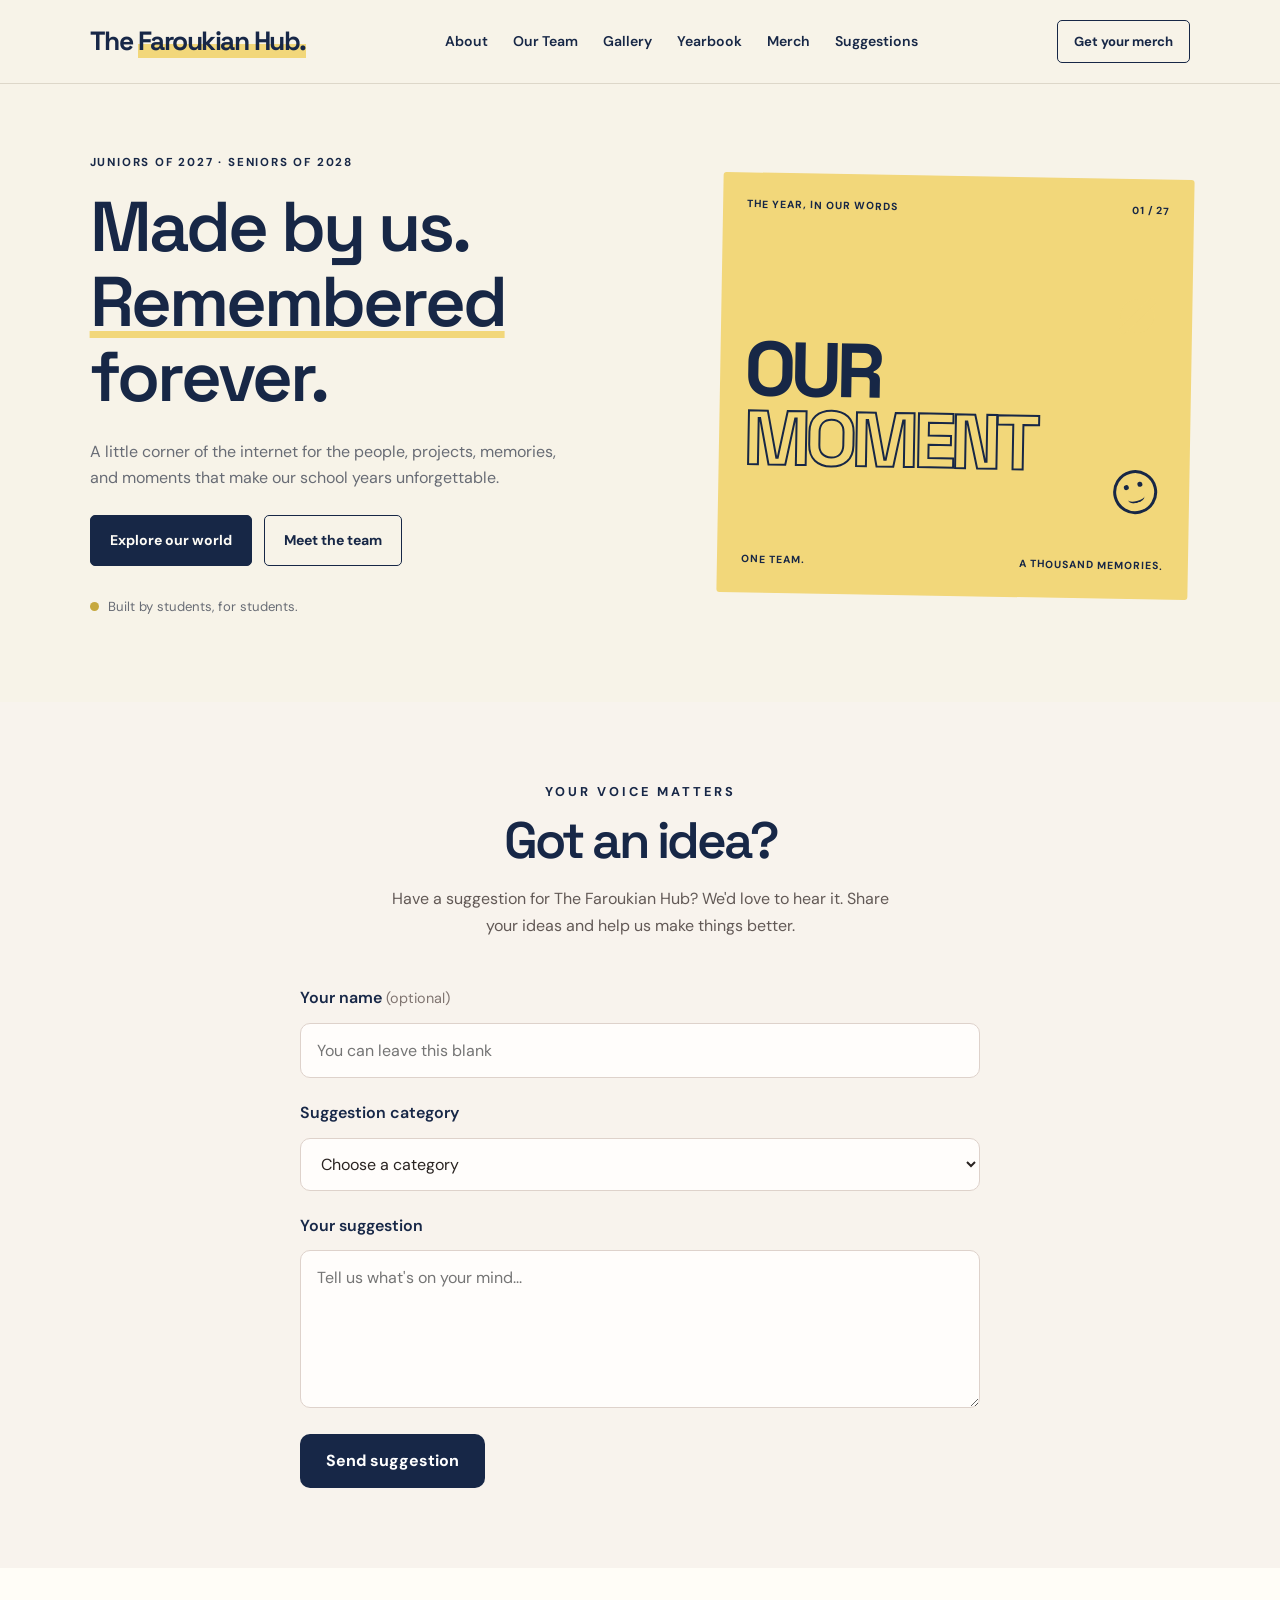
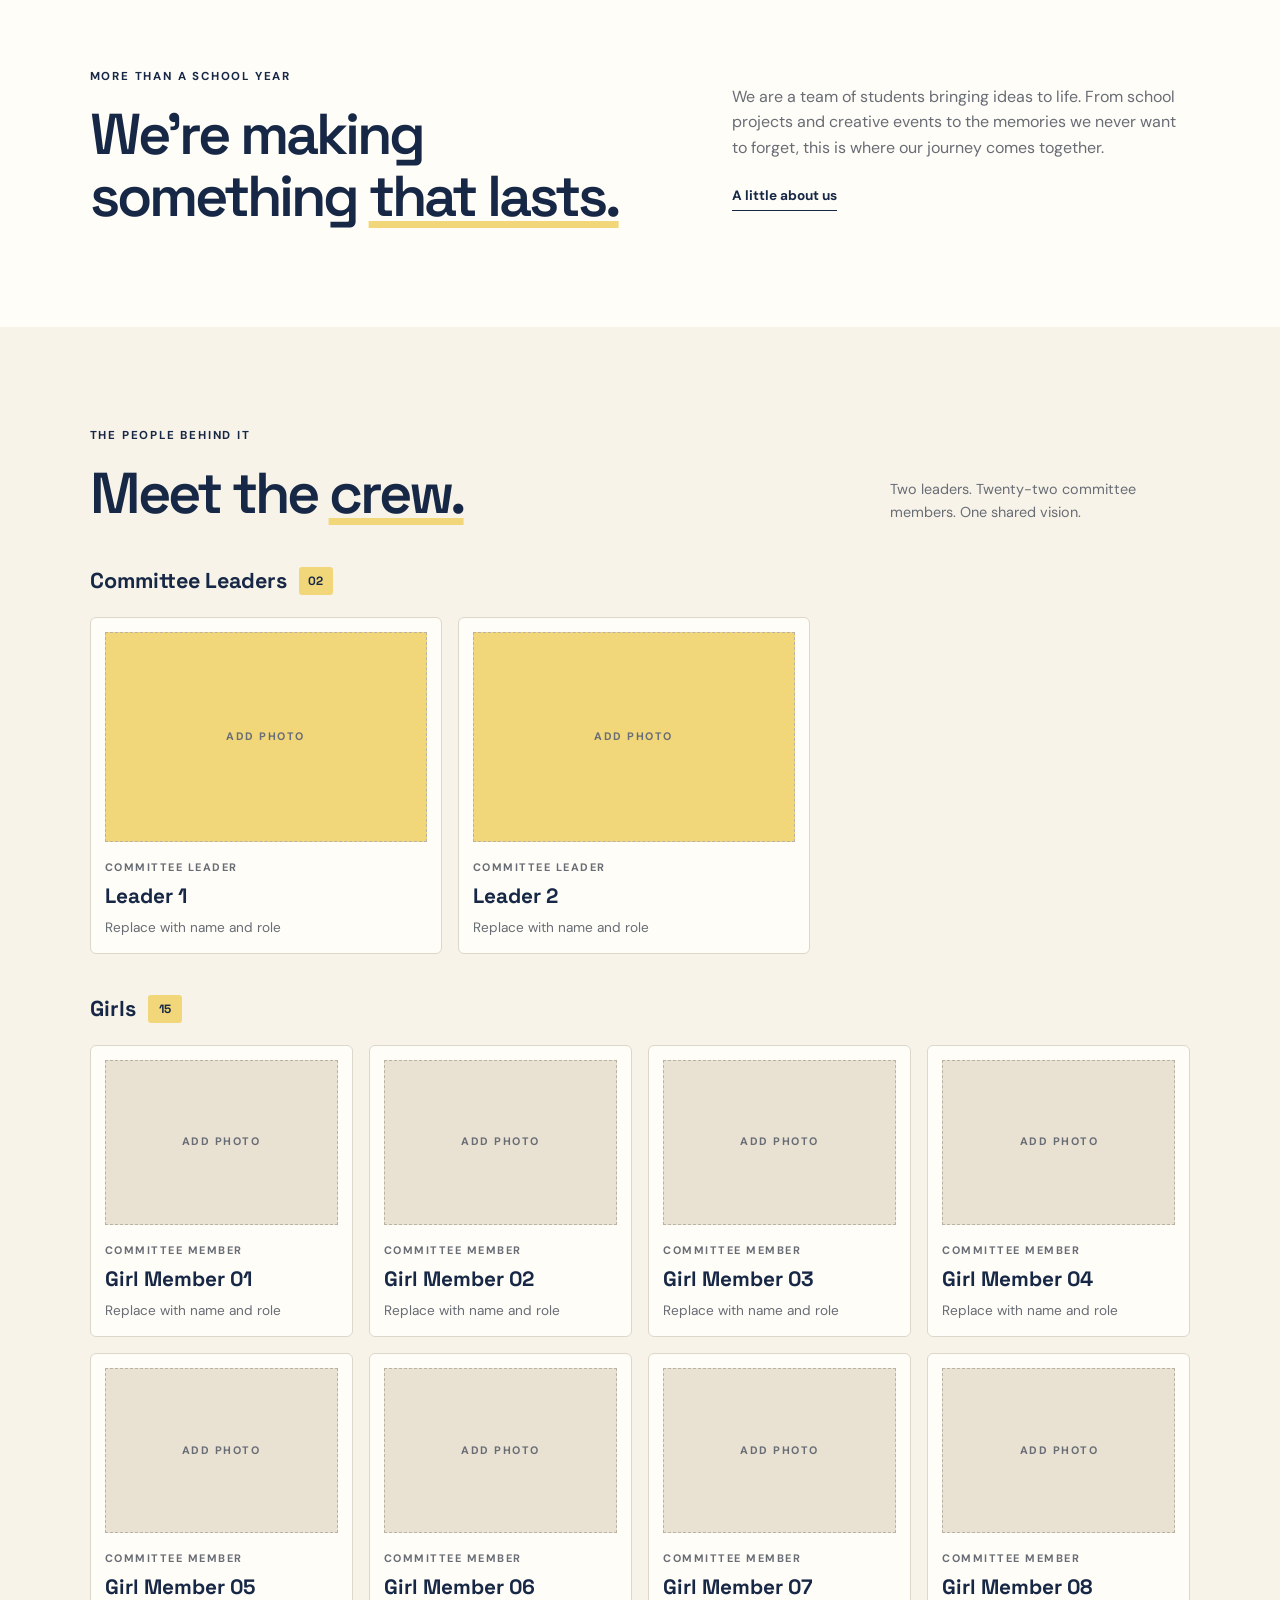
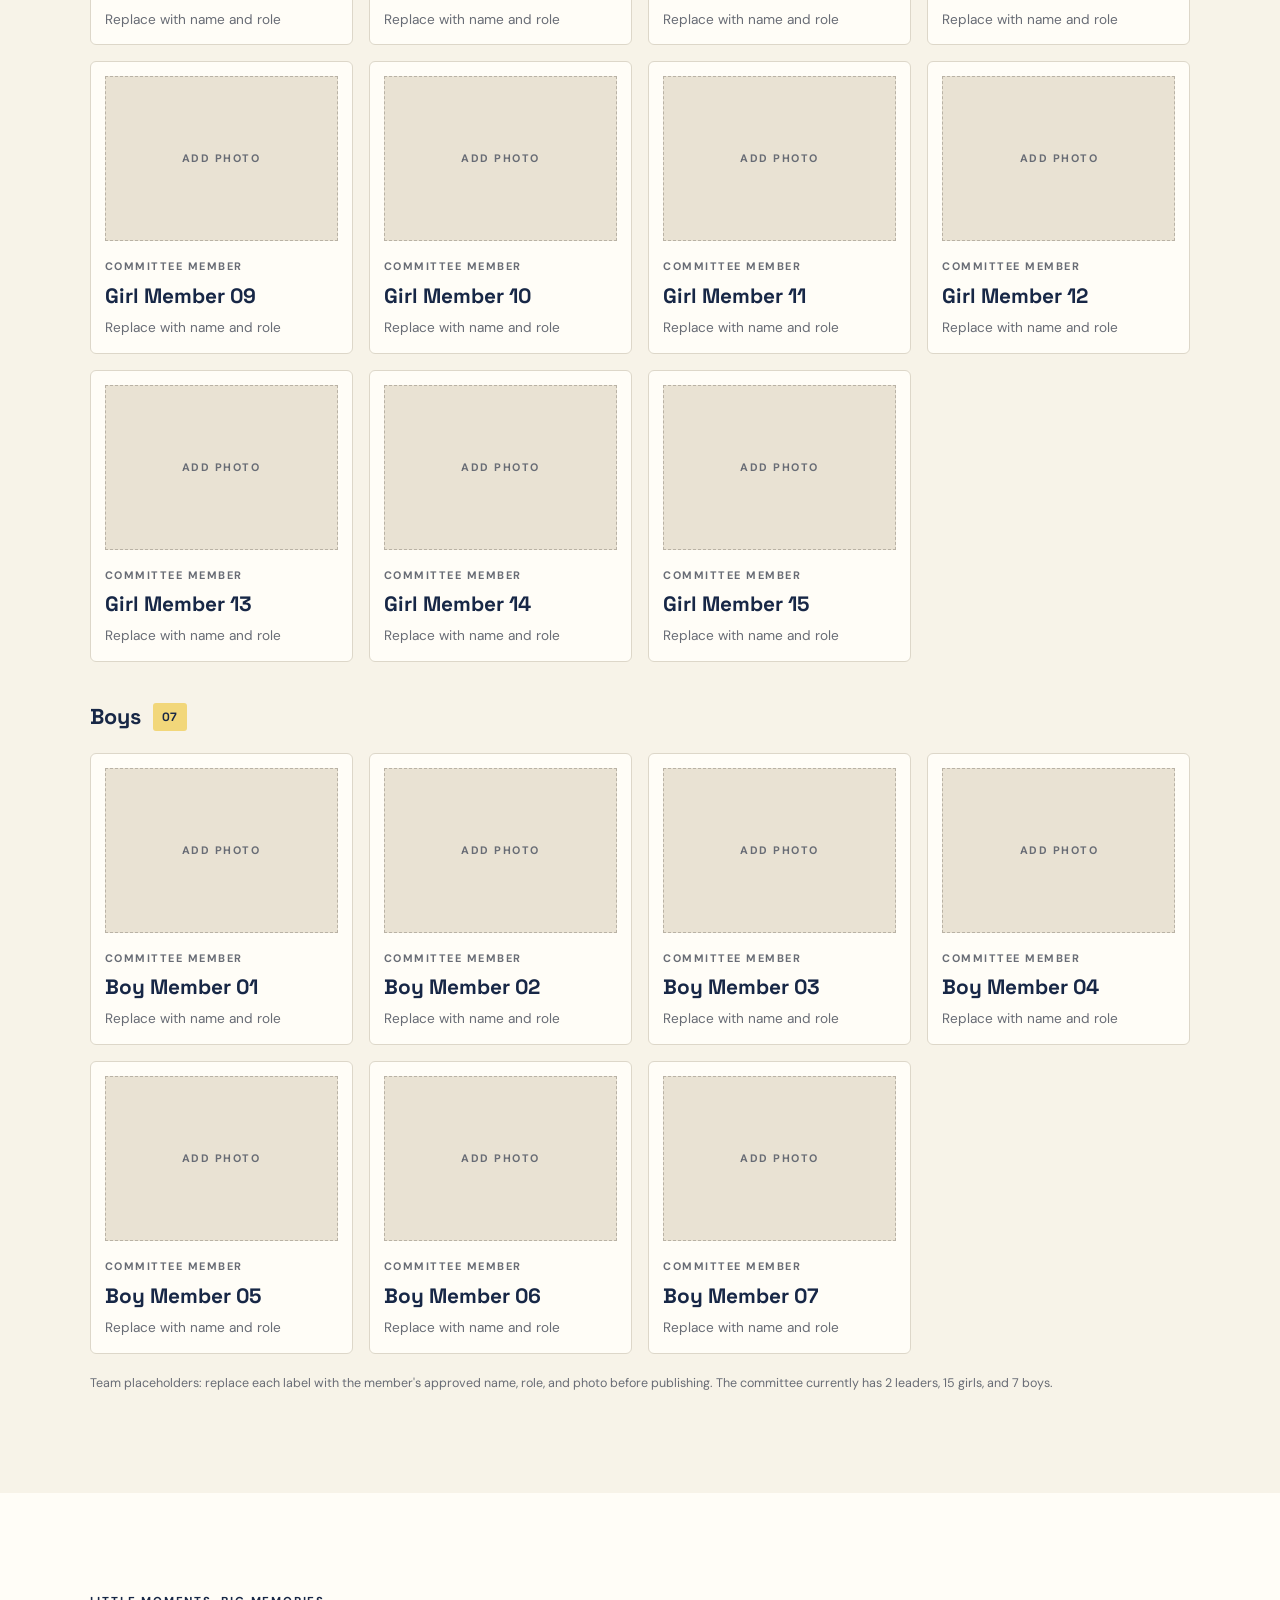
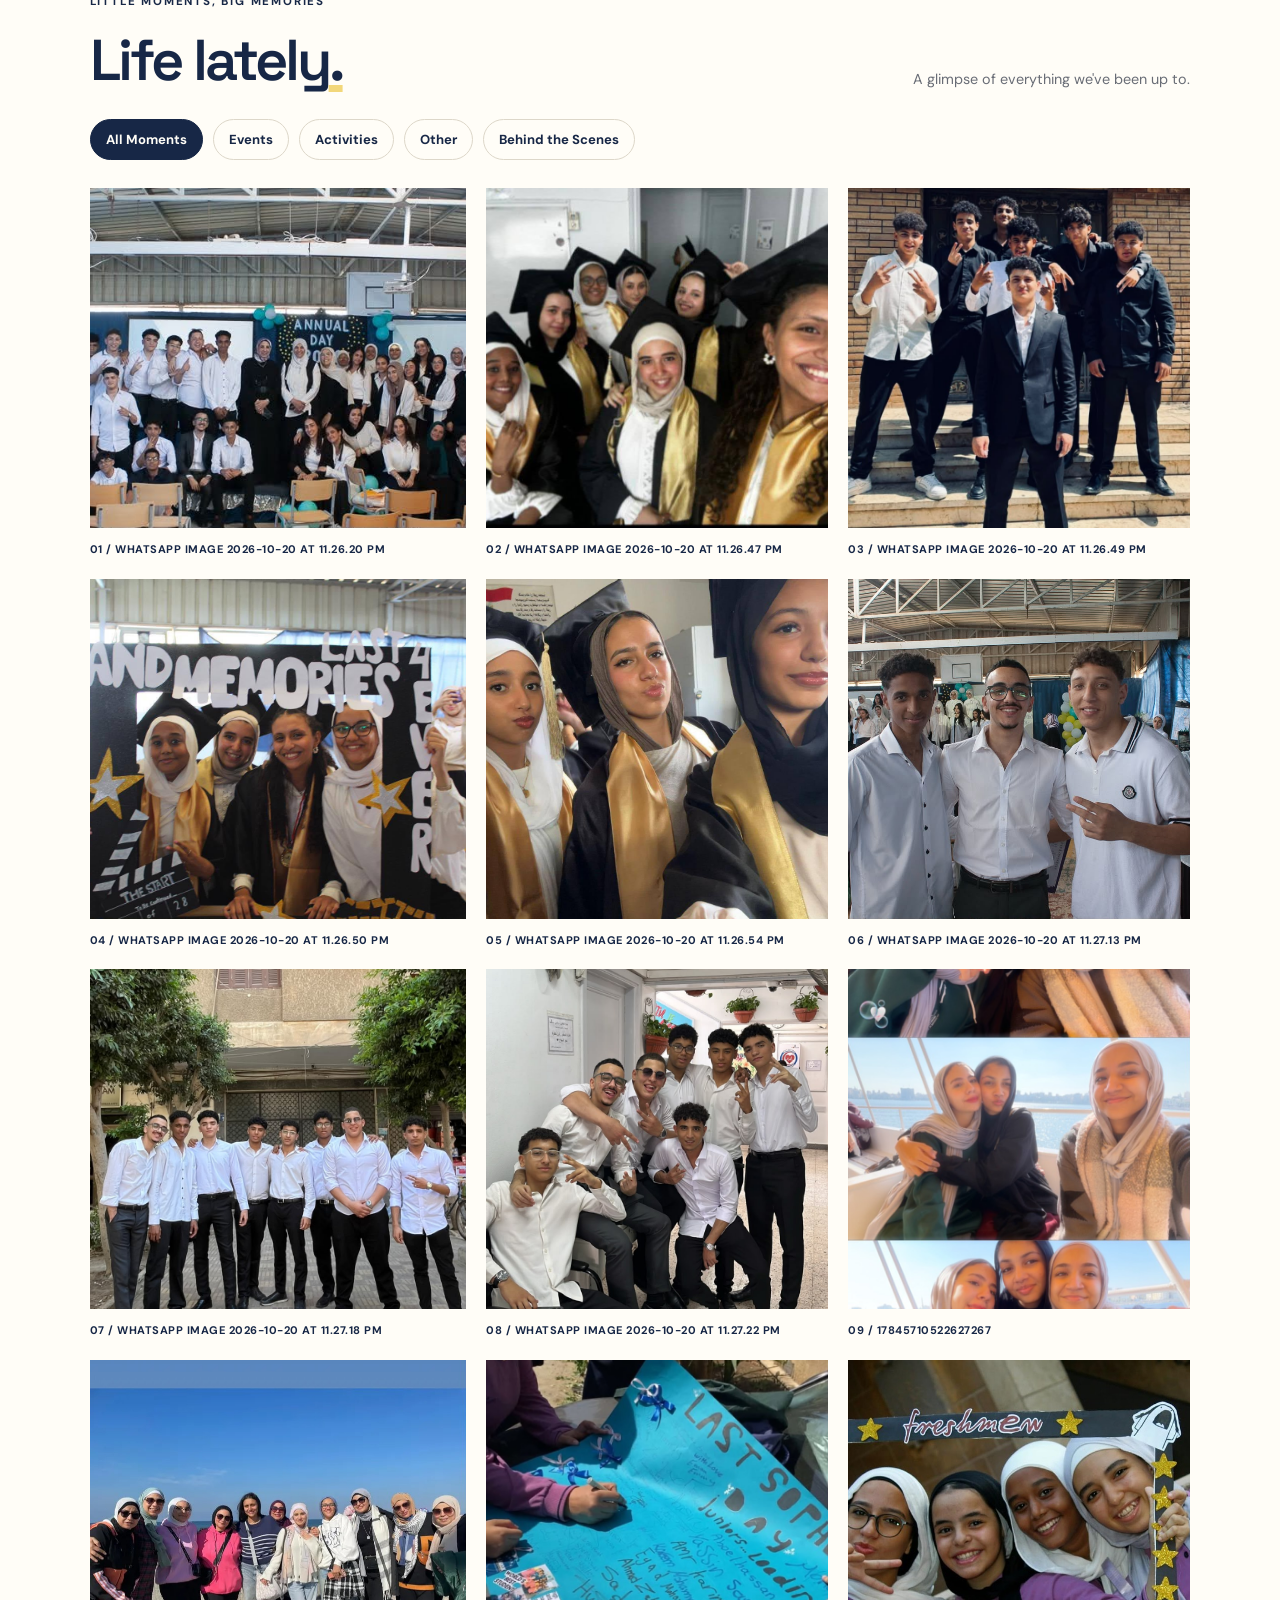
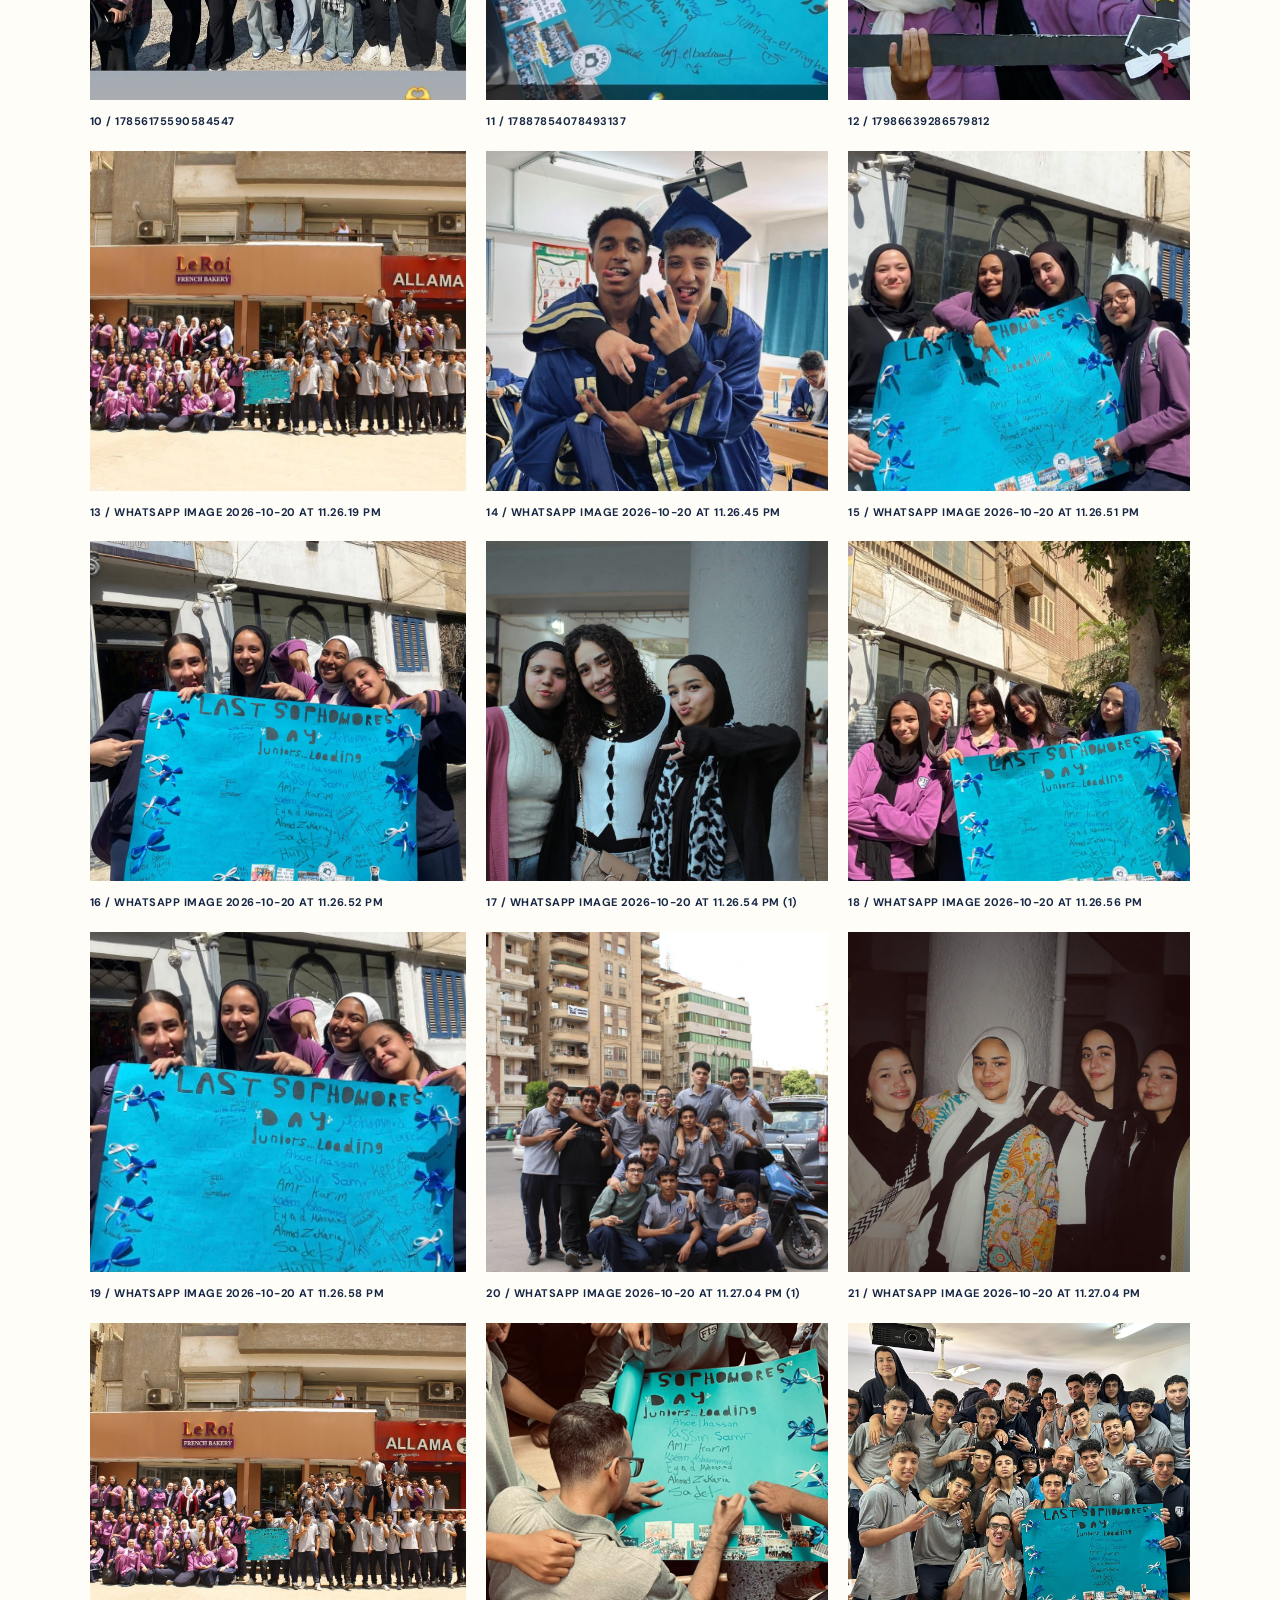
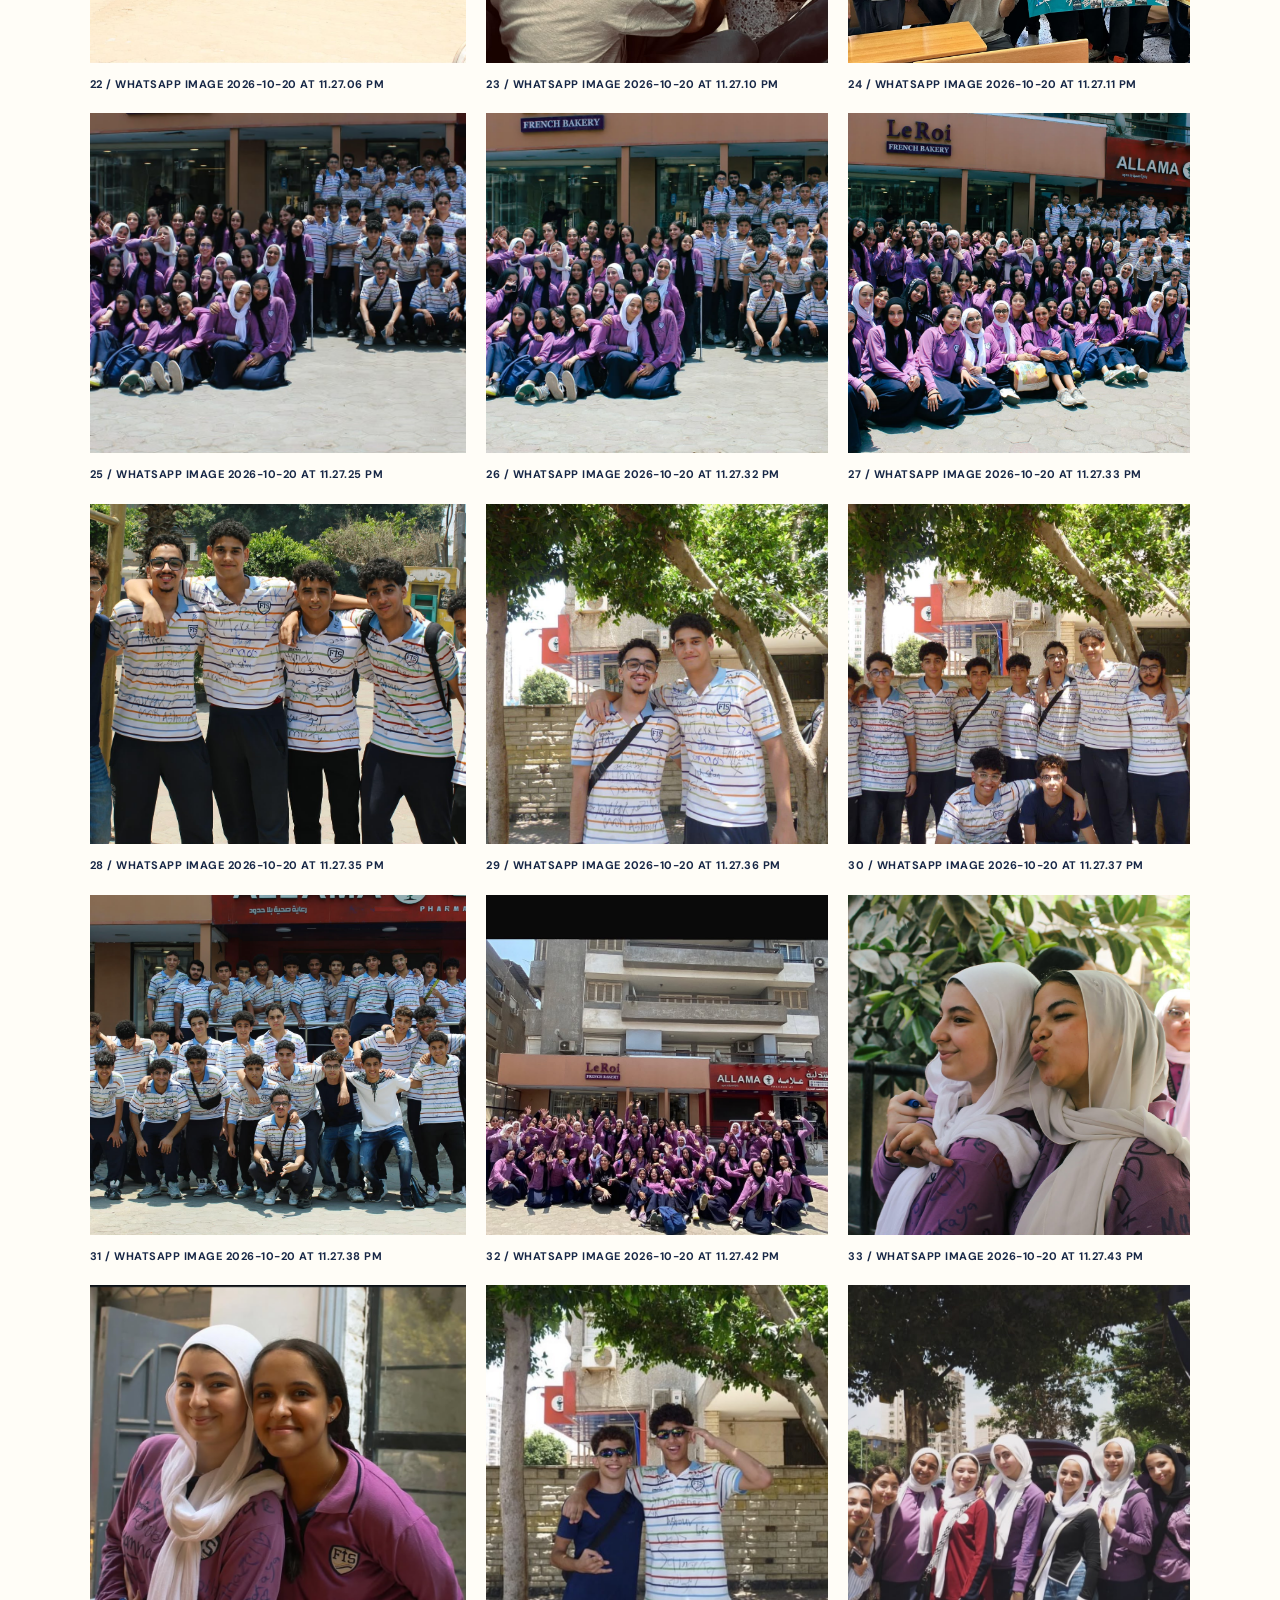
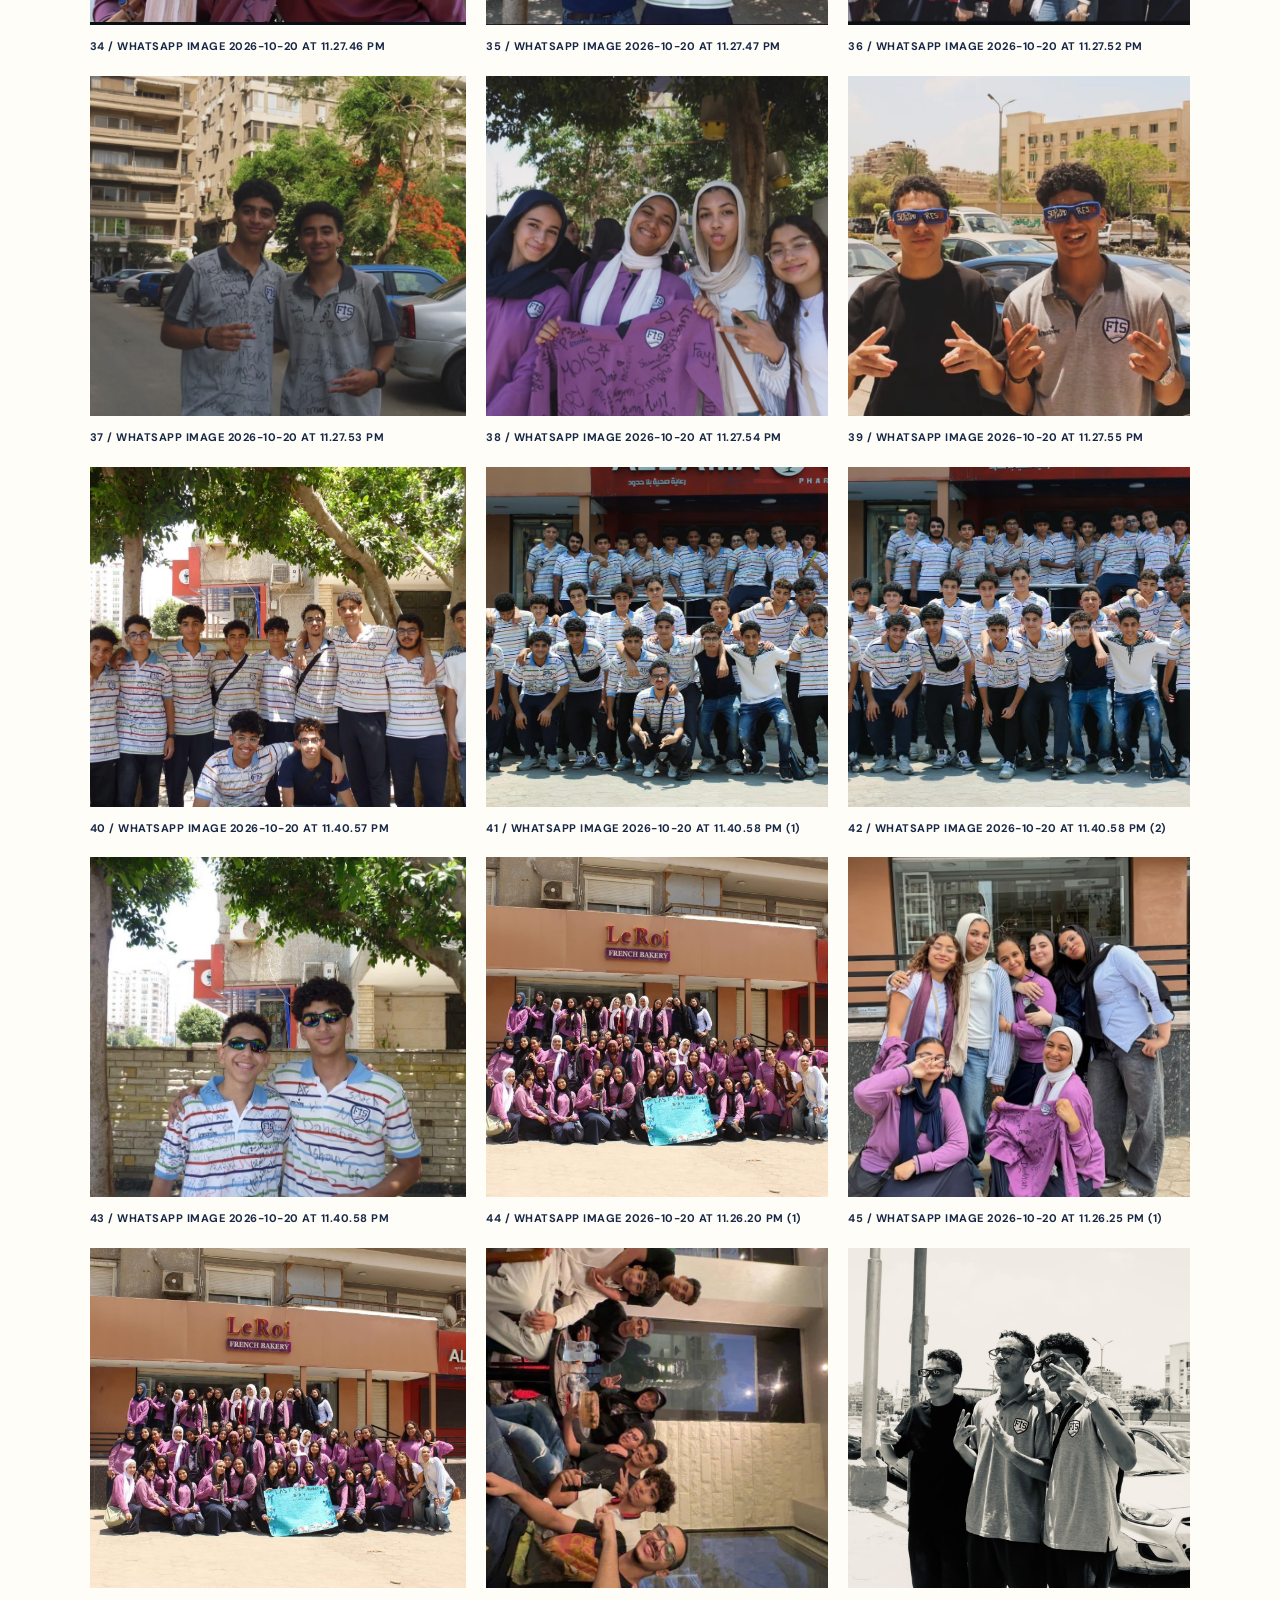
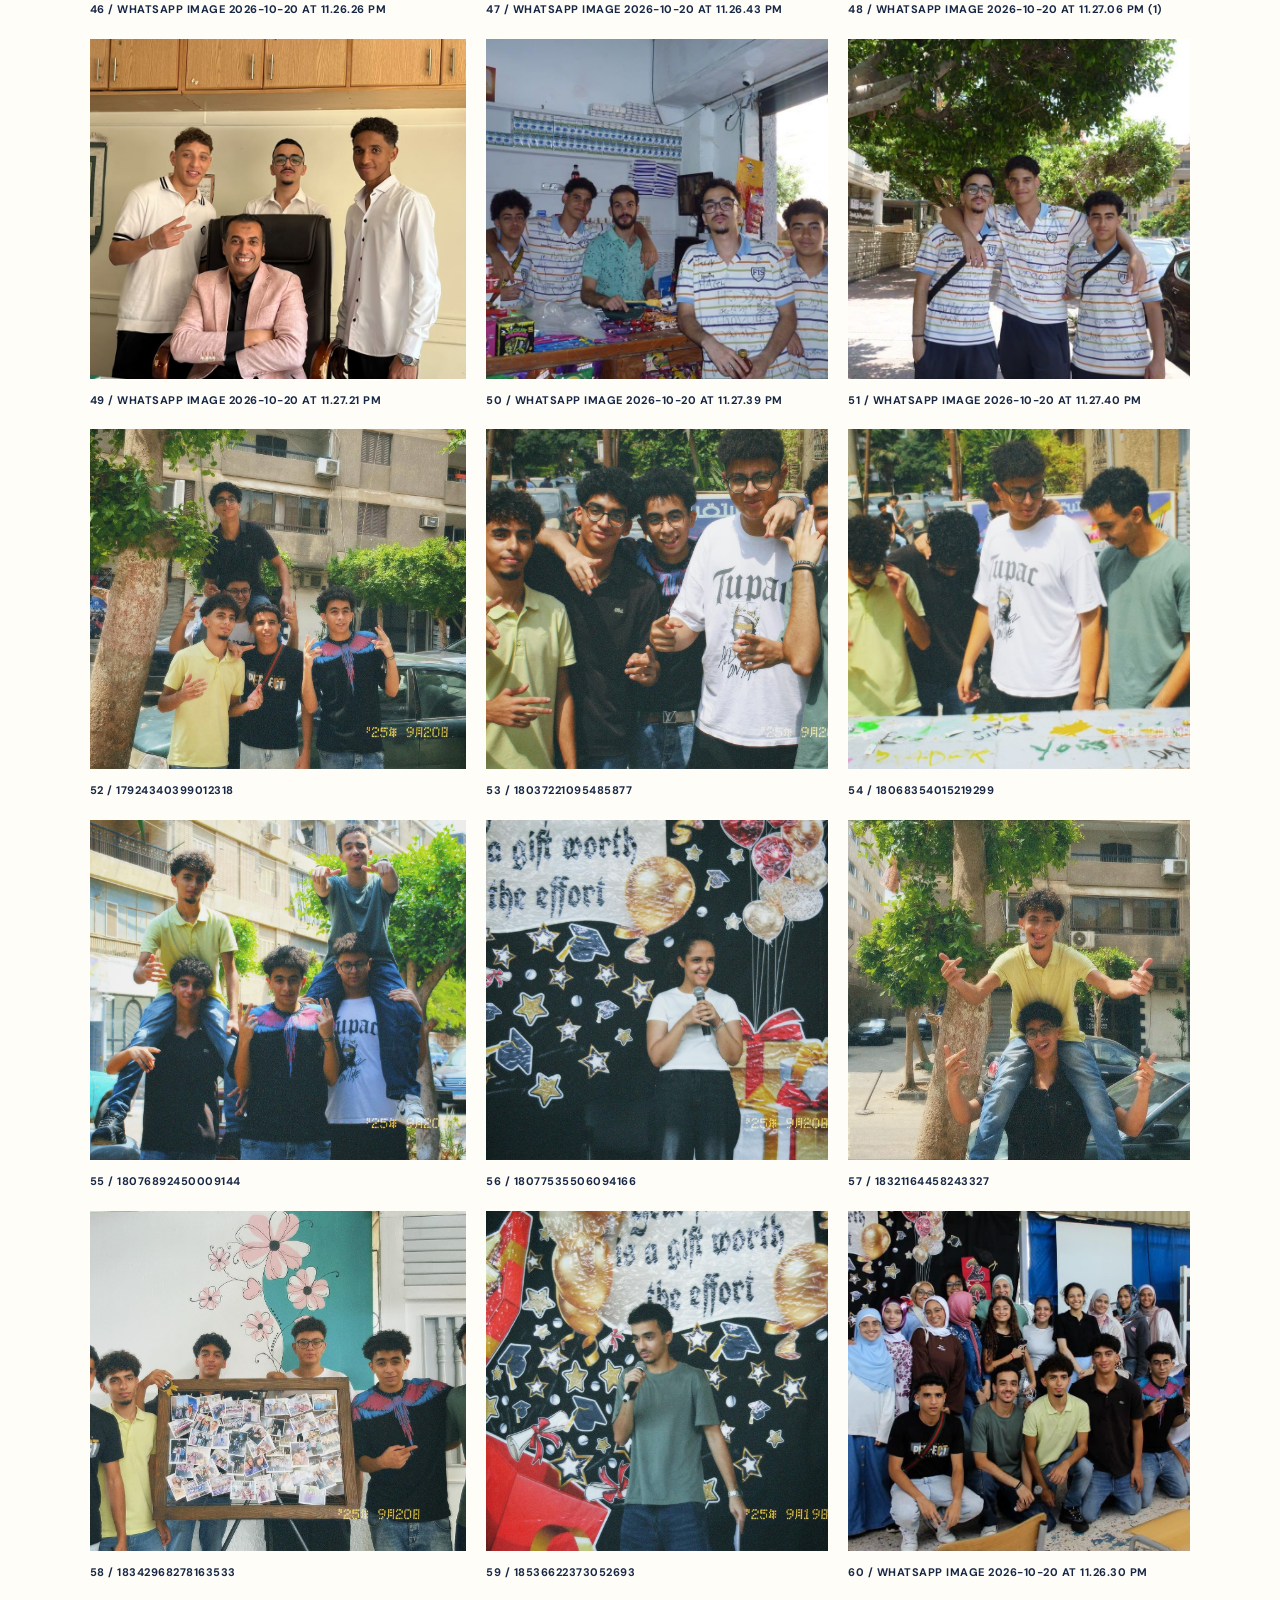
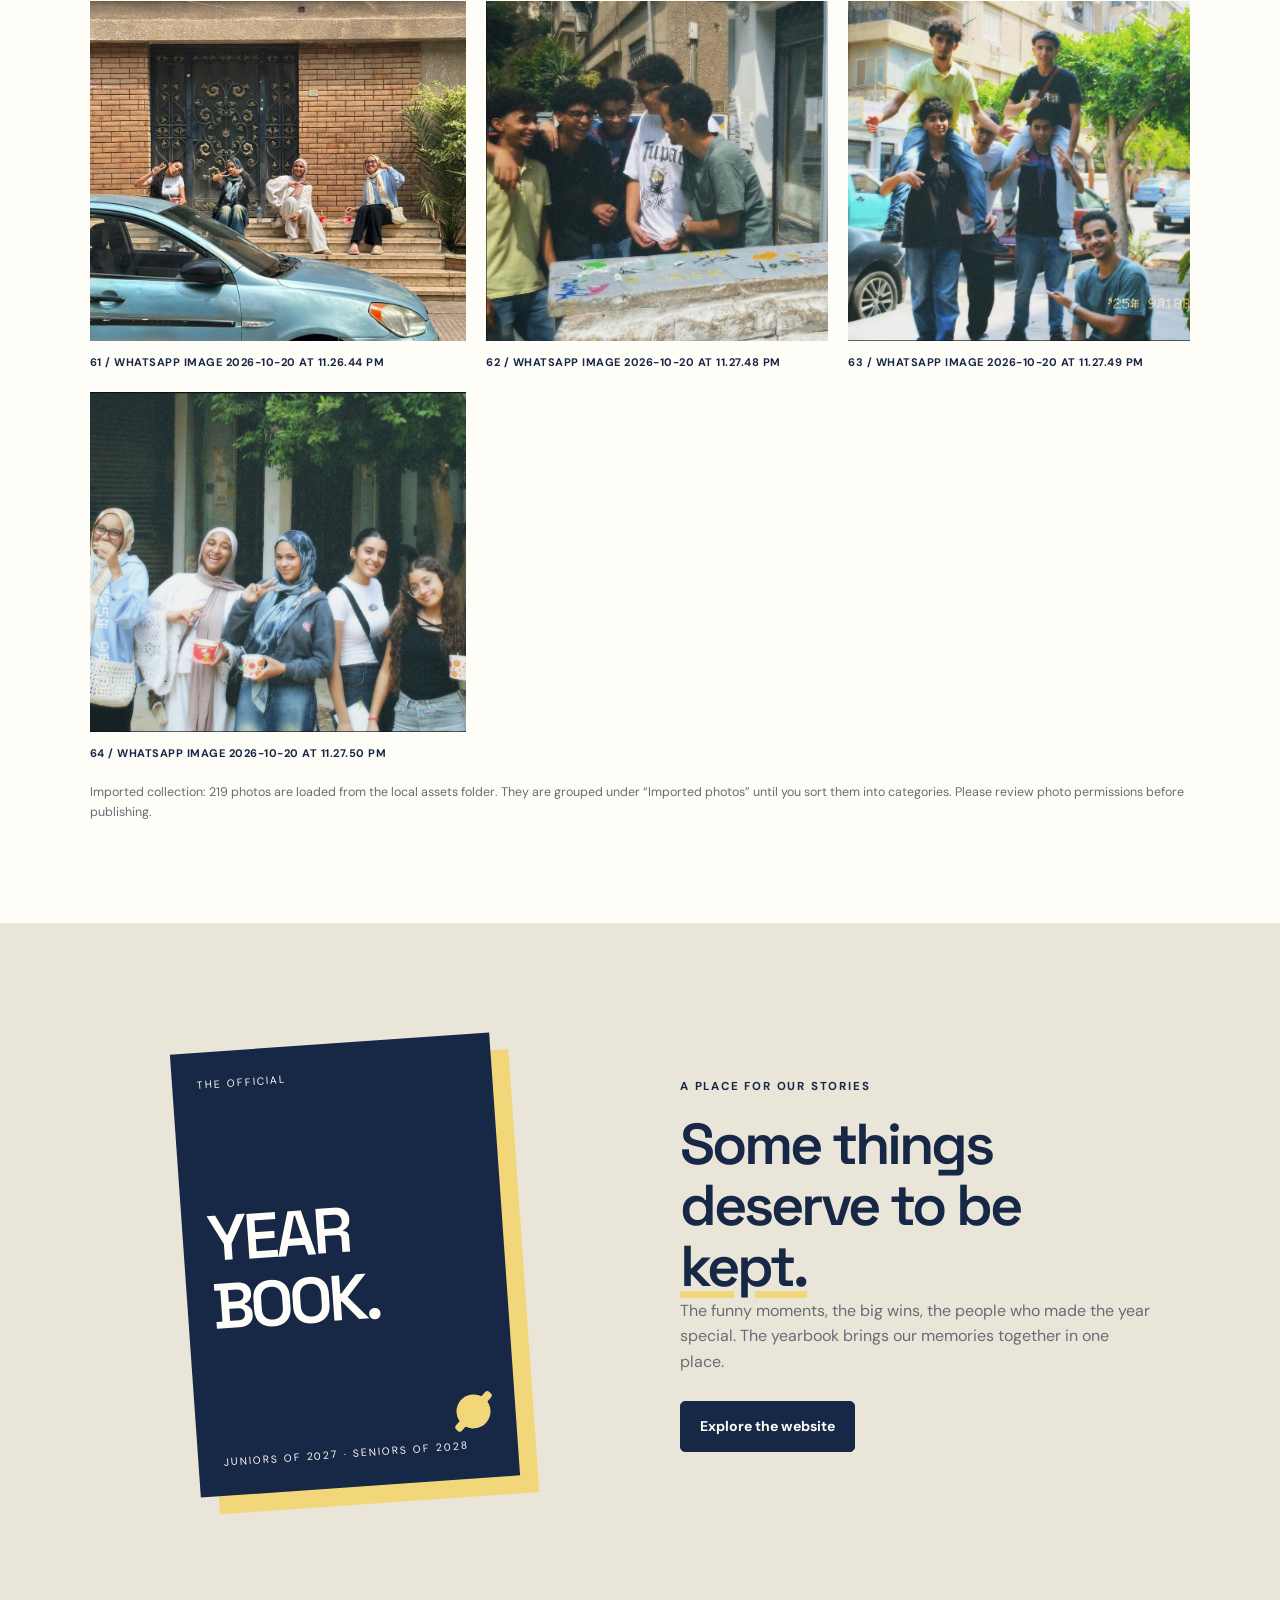
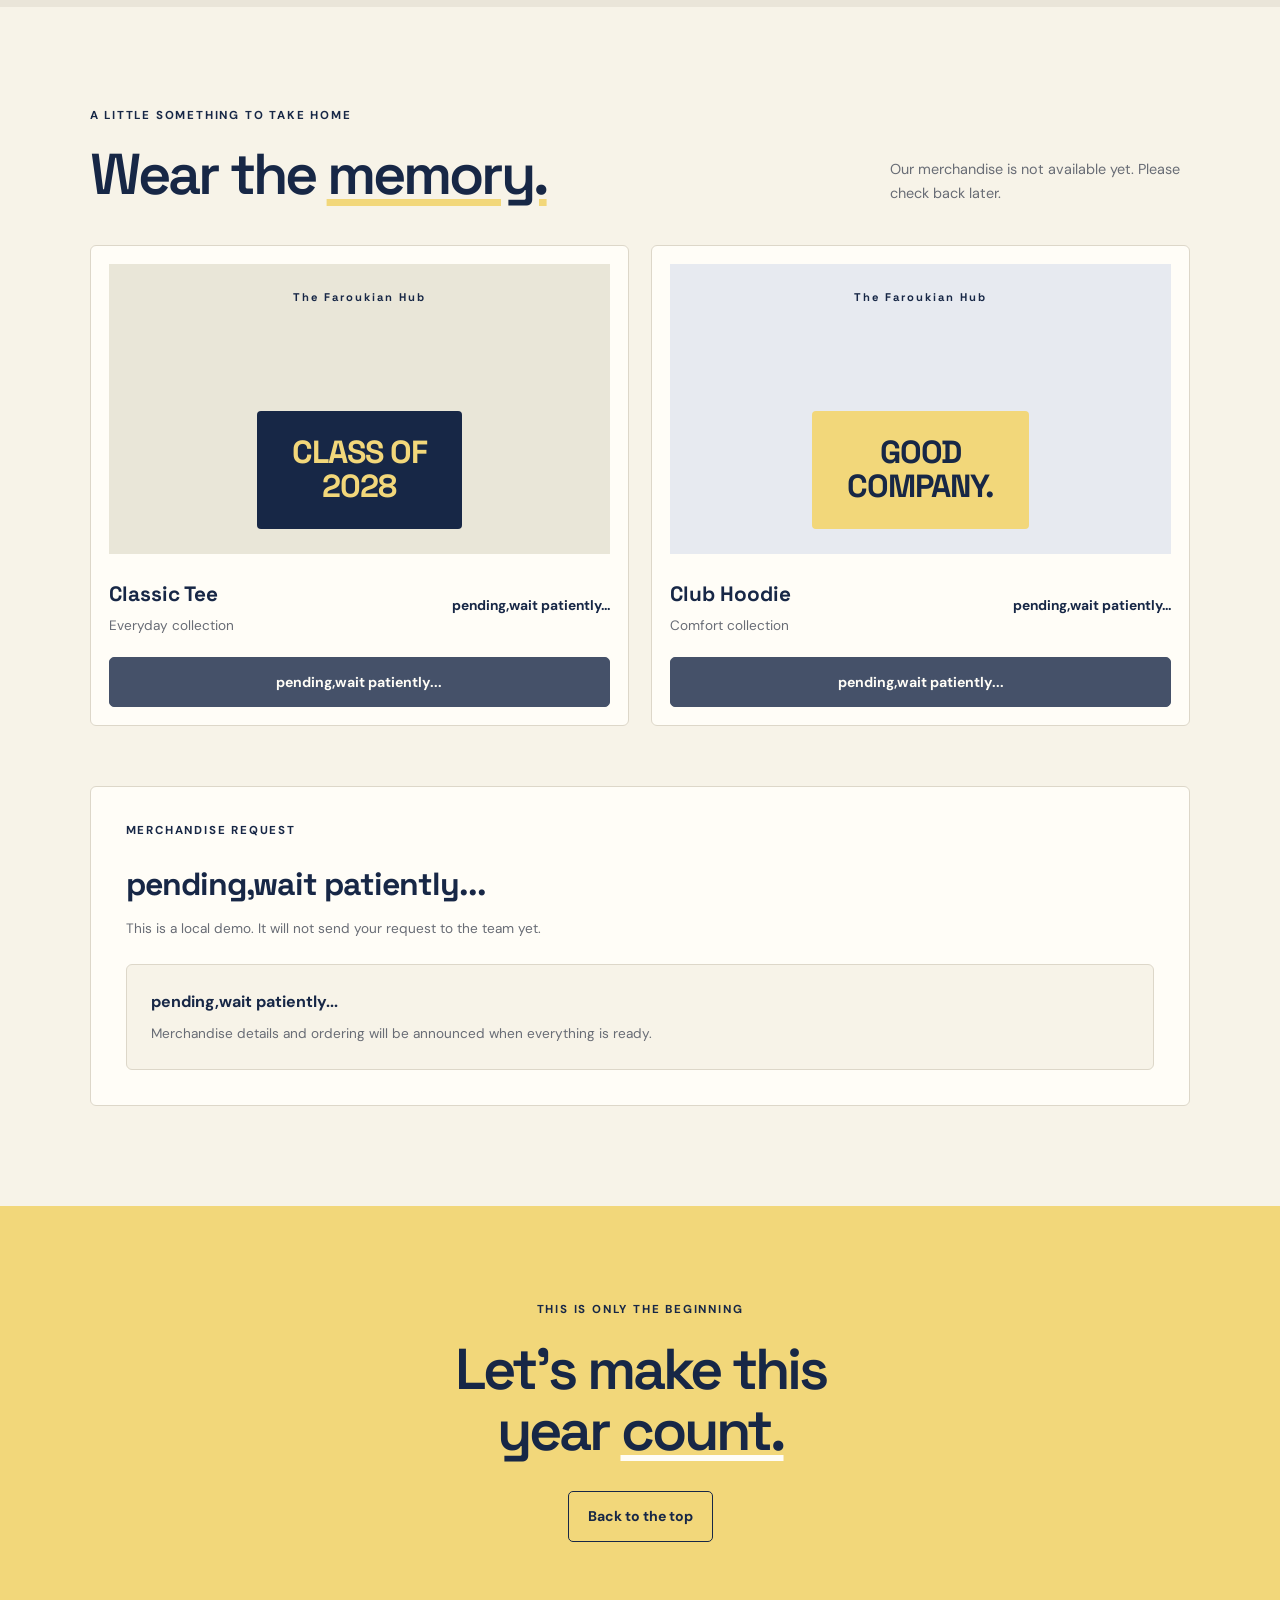
<file: our-space-index.html>
<!DOCTYPE html>
<html lang="en">
<head>
	<meta charset="UTF-8">
	<meta name="viewport" content="width=device-width, initial-scale=1.0">
	<title>The Faroukian Hub | Student Activity</title>
	<link rel="stylesheet" href="our-space-style.css">
<script src="gallery-data.js" defer></script>
<script src="our-space-script.js" defer></script>
</head>

<body>
	<header class="navbar">
		<a href="#home" class="logo">The <span>Faroukian Hub.</span></a>

		
<nav>
    <a href="#about">About</a>
    <a href="#team">Our Team</a>
    <a href="#gallery">Gallery</a>
    <a href="#yearbook">Yearbook</a>
    <a href="#shop">Merch</a>
    <a href="#suggestions">Suggestions</a>
</nav>


		<a class="nav-cta" href="#shop">Get your merch</a>
	</header>

	<main>
		<section class="hero" id="home">
			<div class="hero-content">
				<p class="eyebrow">JUNIORS OF 2027 · SENIORS OF 2028 </p>

				<h1>Made by us.<br>
					<span>Remembered</span> forever.
				</h1>

				<p class="hero-description">
					A little corner of the internet for the people,
					projects, memories, and moments that make our
					school years unforgettable.
				</p>

				<div class="hero-buttons">
					<a class="button button-dark" href="#gallery">
						Explore our world
					</a>

					<a class="button button-light" href="#team">
						Meet the team
					</a>
				</div>

				<div class="hero-note">
					<span class="status-dot"></span>
					Built by students, for students.
				</div>
			</div>

			<div class="hero-art">
				<div class="art-topline">
					<span>THE YEAR, IN OUR WORDS</span>
					<span>01 / 27</span>
				</div>

				<div class="art-main">
					<span class="art-spark" aria-hidden="true"></span>
					<span class="art-word">OUR</span>
					<span class="art-word art-outline">MOMENT</span>
					<span class="art-smile" aria-hidden="true"></span>
				</div>

				<div class="art-bottom">
					<span>ONE TEAM.</span>
					<span>A THOUSAND MEMORIES.</span>
				</div>
			</div>
		</section>

		
<section id="suggestions" class="suggestions-section">
  <div class="suggestions-container">
    <p class="section-eyebrow">YOUR VOICE MATTERS</p>
    <h2>Got an idea?</h2>
    <p class="suggestions-intro">
      Have a suggestion for The Faroukian Hub? We'd love to hear it.
      Share your ideas and help us make things better.
    </p>

    <form action="https://formspree.io/f/meaaopaq" method="POST">
      <label for="suggestion-name">Your name <span>(optional)</span></label>
      <input
        type="text"
        id="suggestion-name"
        name="name"
        placeholder="You can leave this blank"
      >

      <label for="suggestion-category">Suggestion category</label>
      <select id="suggestion-category" name="category" required>
        <option value="" disabled selected>Choose a category</option>
        <option value="Events">Events</option>
        <option value="Activities">Activities</option>
        <option value="Website">Website</option>
        <option value="Merchandise">Merchandise</option>
        <option value="Other">Other ideas</option>
      </select>

      <label for="suggestion-message">Your suggestion</label>
      <textarea
        id="suggestion-message"
        name="suggestion"
        rows="5"
        placeholder="Tell us what's on your mind..."
        required
      ></textarea>

      <button type="submit">Send suggestion</button>
    </form>
  </div>
</section>


		<section class="intro section-pad" id="about">
			<div>
				<p class="eyebrow">MORE THAN A SCHOOL YEAR</p>
				<h2>We're making<br>something <span>that lasts.</span></h2>
			</div>

			<div class="intro-copy">
				<p>
					We are a team of students bringing ideas to life.
					From school projects and creative events to the
					memories we never want to forget, this is where
					our journey comes together.
				</p>

				<a class="text-link" href="#team">A little about us</a>
			</div>
		</section>

		<section class="team section-pad" id="team">
			<div class="section-heading">
				<div>
					<p class="eyebrow">THE PEOPLE BEHIND IT</p>
					<h2>Meet the <span>crew.</span></h2>
				</div>
				<p class="section-description">Two leaders. Twenty-two committee members. One shared vision.</p>
			</div>

			<div class="team-group">
				<h3 class="team-group-title">Committee Leaders <span>02</span></h3>
				<div class="team-grid leaders-grid">
				<article class="team-card leader-card">
					<div class="member-photo" role="img" aria-label="Photo placeholder for Leader 1"><span>ADD PHOTO</span></div>
					<p class="card-tag">COMMITTEE LEADER</p>
					<h3>Leader 1</h3>
					<p class="muted">Replace with name and role</p>
				</article>
				<article class="team-card leader-card">
					<div class="member-photo" role="img" aria-label="Photo placeholder for Leader 2"><span>ADD PHOTO</span></div>
					<p class="card-tag">COMMITTEE LEADER</p>
					<h3>Leader 2</h3>
					<p class="muted">Replace with name and role</p>
				</article>
				</div>
			</div>

			<div class="team-group">
				<h3 class="team-group-title">Girls <span>15</span></h3>
				<div class="team-grid members-grid">
				<article class="team-card member-card">
					<div class="member-photo" role="img" aria-label="Photo placeholder for Girl Member 01"><span>ADD PHOTO</span></div>
					<p class="card-tag">COMMITTEE MEMBER</p>
					<h3>Girl Member 01</h3>
					<p class="muted">Replace with name and role</p>
				</article>
				<article class="team-card member-card">
					<div class="member-photo" role="img" aria-label="Photo placeholder for Girl Member 02"><span>ADD PHOTO</span></div>
					<p class="card-tag">COMMITTEE MEMBER</p>
					<h3>Girl Member 02</h3>
					<p class="muted">Replace with name and role</p>
				</article>
				<article class="team-card member-card">
					<div class="member-photo" role="img" aria-label="Photo placeholder for Girl Member 03"><span>ADD PHOTO</span></div>
					<p class="card-tag">COMMITTEE MEMBER</p>
					<h3>Girl Member 03</h3>
					<p class="muted">Replace with name and role</p>
				</article>
				<article class="team-card member-card">
					<div class="member-photo" role="img" aria-label="Photo placeholder for Girl Member 04"><span>ADD PHOTO</span></div>
					<p class="card-tag">COMMITTEE MEMBER</p>
					<h3>Girl Member 04</h3>
					<p class="muted">Replace with name and role</p>
				</article>
				<article class="team-card member-card">
					<div class="member-photo" role="img" aria-label="Photo placeholder for Girl Member 05"><span>ADD PHOTO</span></div>
					<p class="card-tag">COMMITTEE MEMBER</p>
					<h3>Girl Member 05</h3>
					<p class="muted">Replace with name and role</p>
				</article>
				<article class="team-card member-card">
					<div class="member-photo" role="img" aria-label="Photo placeholder for Girl Member 06"><span>ADD PHOTO</span></div>
					<p class="card-tag">COMMITTEE MEMBER</p>
					<h3>Girl Member 06</h3>
					<p class="muted">Replace with name and role</p>
				</article>
				<article class="team-card member-card">
					<div class="member-photo" role="img" aria-label="Photo placeholder for Girl Member 07"><span>ADD PHOTO</span></div>
					<p class="card-tag">COMMITTEE MEMBER</p>
					<h3>Girl Member 07</h3>
					<p class="muted">Replace with name and role</p>
				</article>
				<article class="team-card member-card">
					<div class="member-photo" role="img" aria-label="Photo placeholder for Girl Member 08"><span>ADD PHOTO</span></div>
					<p class="card-tag">COMMITTEE MEMBER</p>
					<h3>Girl Member 08</h3>
					<p class="muted">Replace with name and role</p>
				</article>
				<article class="team-card member-card">
					<div class="member-photo" role="img" aria-label="Photo placeholder for Girl Member 09"><span>ADD PHOTO</span></div>
					<p class="card-tag">COMMITTEE MEMBER</p>
					<h3>Girl Member 09</h3>
					<p class="muted">Replace with name and role</p>
				</article>
				<article class="team-card member-card">
					<div class="member-photo" role="img" aria-label="Photo placeholder for Girl Member 10"><span>ADD PHOTO</span></div>
					<p class="card-tag">COMMITTEE MEMBER</p>
					<h3>Girl Member 10</h3>
					<p class="muted">Replace with name and role</p>
				</article>
				<article class="team-card member-card">
					<div class="member-photo" role="img" aria-label="Photo placeholder for Girl Member 11"><span>ADD PHOTO</span></div>
					<p class="card-tag">COMMITTEE MEMBER</p>
					<h3>Girl Member 11</h3>
					<p class="muted">Replace with name and role</p>
				</article>
				<article class="team-card member-card">
					<div class="member-photo" role="img" aria-label="Photo placeholder for Girl Member 12"><span>ADD PHOTO</span></div>
					<p class="card-tag">COMMITTEE MEMBER</p>
					<h3>Girl Member 12</h3>
					<p class="muted">Replace with name and role</p>
				</article>
				<article class="team-card member-card">
					<div class="member-photo" role="img" aria-label="Photo placeholder for Girl Member 13"><span>ADD PHOTO</span></div>
					<p class="card-tag">COMMITTEE MEMBER</p>
					<h3>Girl Member 13</h3>
					<p class="muted">Replace with name and role</p>
				</article>
				<article class="team-card member-card">
					<div class="member-photo" role="img" aria-label="Photo placeholder for Girl Member 14"><span>ADD PHOTO</span></div>
					<p class="card-tag">COMMITTEE MEMBER</p>
					<h3>Girl Member 14</h3>
					<p class="muted">Replace with name and role</p>
				</article>
				<article class="team-card member-card">
					<div class="member-photo" role="img" aria-label="Photo placeholder for Girl Member 15"><span>ADD PHOTO</span></div>
					<p class="card-tag">COMMITTEE MEMBER</p>
					<h3>Girl Member 15</h3>
					<p class="muted">Replace with name and role</p>
				</article>
				</div>
			</div>

			<div class="team-group">
				<h3 class="team-group-title">Boys <span>07</span></h3>
				<div class="team-grid members-grid">
				<article class="team-card member-card">
					<div class="member-photo" role="img" aria-label="Photo placeholder for Boy Member 01"><span>ADD PHOTO</span></div>
					<p class="card-tag">COMMITTEE MEMBER</p>
					<h3>Boy Member 01</h3>
					<p class="muted">Replace with name and role</p>
				</article>
				<article class="team-card member-card">
					<div class="member-photo" role="img" aria-label="Photo placeholder for Boy Member 02"><span>ADD PHOTO</span></div>
					<p class="card-tag">COMMITTEE MEMBER</p>
					<h3>Boy Member 02</h3>
					<p class="muted">Replace with name and role</p>
				</article>
				<article class="team-card member-card">
					<div class="member-photo" role="img" aria-label="Photo placeholder for Boy Member 03"><span>ADD PHOTO</span></div>
					<p class="card-tag">COMMITTEE MEMBER</p>
					<h3>Boy Member 03</h3>
					<p class="muted">Replace with name and role</p>
				</article>
				<article class="team-card member-card">
					<div class="member-photo" role="img" aria-label="Photo placeholder for Boy Member 04"><span>ADD PHOTO</span></div>
					<p class="card-tag">COMMITTEE MEMBER</p>
					<h3>Boy Member 04</h3>
					<p class="muted">Replace with name and role</p>
				</article>
				<article class="team-card member-card">
					<div class="member-photo" role="img" aria-label="Photo placeholder for Boy Member 05"><span>ADD PHOTO</span></div>
					<p class="card-tag">COMMITTEE MEMBER</p>
					<h3>Boy Member 05</h3>
					<p class="muted">Replace with name and role</p>
				</article>
				<article class="team-card member-card">
					<div class="member-photo" role="img" aria-label="Photo placeholder for Boy Member 06"><span>ADD PHOTO</span></div>
					<p class="card-tag">COMMITTEE MEMBER</p>
					<h3>Boy Member 06</h3>
					<p class="muted">Replace with name and role</p>
				</article>
				<article class="team-card member-card">
					<div class="member-photo" role="img" aria-label="Photo placeholder for Boy Member 07"><span>ADD PHOTO</span></div>
					<p class="card-tag">COMMITTEE MEMBER</p>
					<h3>Boy Member 07</h3>
					<p class="muted">Replace with name and role</p>
				</article>
				</div>
			</div>

			<p class="demo-note">Team placeholders: replace each label with the member's approved name, role, and photo before publishing. The committee currently has 2 leaders, 15 girls, and 7 boys.</p>
		</section>

		<section class="gallery section-pad" id="gallery">
			<div class="section-heading">
				<div>
					<p class="eyebrow">LITTLE MOMENTS, BIG MEMORIES</p>
					<h2>Life lately<span>.</span></h2>
				</div>
				<p class="section-description">
					A glimpse of everything we've been up to.
				</p>
			</div>

			
<div class="gallery-filters" role="group" aria-label="Filter gallery by category">
    <button class="gallery-filter is-active" type="button" data-filter="all" aria-pressed="true">All Moments</button>
    <button class="gallery-filter" type="button" data-filter="events" aria-pressed="false">Events</button>
    <button class="gallery-filter" type="button" data-filter="activities" aria-pressed="false">Activities</button>
    <button class="gallery-filter" type="button" data-filter="other" aria-pressed="false">Other</button>
    <button class="gallery-filter" type="button" data-filter="behind-the-scenes" aria-pressed="false">Behind the Scenes</button>
</div>


			<div class="gallery-grid" id="gallery-grid" aria-live="polite"></div>
			<p class="gallery-empty" id="gallery-empty" hidden>No moments in this category yet. Check back soon.</p>

			<p class="demo-note">
				Imported collection: 219 photos are loaded from the local assets folder. They are grouped under “Imported photos” until you sort them into categories. Please review photo permissions before publishing.
			</p>
		</section>

		<dialog class="photo-viewer" id="photo-viewer" aria-label="Gallery photo viewer">
			<div class="viewer-topbar">
				<p class="viewer-counter" id="viewer-counter">01 / 219</p>
				<button class="viewer-close" id="viewer-close" type="button" aria-label="Close photo viewer">Close</button>
			</div>
			<div class="viewer-stage" id="viewer-stage">
				<img class="viewer-image" id="viewer-image" alt="" hidden>
				<div class="viewer-art" id="viewer-art" aria-hidden="true"></div>
			</div>
			<div class="viewer-bottom">
				<div>
					<p class="viewer-category" id="viewer-category">EVENTS</p>
					<h3 id="viewer-title">The beginning</h3>
					<p id="viewer-caption">Imported photo collection.</p>
				</div>
				<div class="viewer-navigation">
					<button class="viewer-nav" id="viewer-prev" type="button" aria-label="Previous photo">Previous</button>
					<button class="viewer-nav" id="viewer-next" type="button" aria-label="Next photo">Next</button>
				</div>
			</div>
		</dialog>

		<section class="yearbook section-pad" id="yearbook">
			<div class="yearbook-art">
				<div class="yearbook-cover">
					<p>THE OFFICIAL</p>
					<h3>YEAR<br>BOOK.</h3>
					<span>JUNIORS OF 2027 · SENIORS OF 2028</span>
					<div class="cover-star" aria-hidden="true"></div>
				</div>
			</div>

			<div class="yearbook-copy">
				<p class="eyebrow">A PLACE FOR OUR STORIES</p>
				<h2>Some things<br>deserve to be <span>kept.</span></h2>
				<p>
					The funny moments, the big wins, the people who
					made the year special. The yearbook brings our
					memories together in one place.
				</p>
				<a class="button button-dark" href="#shop">
					Explore the website
				</a>
			</div>
		</section>

		<section class="shop section-pad" id="shop">
			<div class="section-heading">
				<div>
					<p class="eyebrow">A LITTLE SOMETHING TO TAKE HOME</p>
					<h2>Wear the <span>memory.</span></h2>
				</div>
				<p class="section-description">
					Our merchandise is not available yet. Please check back later.
				</p>
			</div>

			<div class="product-grid">
				<article class="product-card">
					<div class="product-art product-shirt">
						<span>The Faroukian Hub</span>
						<p>CLASS OF<br>2028</p>
					</div>
					<div class="product-info">
						<div>
							<h3>Classic Tee</h3>
							<p class="muted">Everyday collection</p>
						</div>
						<span class="product-price">pending,wait patiently...</span>
					</div>
					<button class="button button-dark product-button"
						disabled aria-disabled="true" data-product="Classic Tee">
						pending,wait patiently...
					</button>
				</article>

				<article class="product-card">
					<div class="product-art product-hoodie">
						<span>The Faroukian Hub</span>
						<p>GOOD<br>COMPANY.</p>
					</div>
					<div class="product-info">
						<div>
							<h3>Club Hoodie</h3>
							<p class="muted">Comfort collection</p>
						</div>
						<span class="product-price">pending,wait patiently...</span>
					</div>
					<button class="button button-dark product-button"
						disabled aria-disabled="true" data-product="Club Hoodie">
						pending,wait patiently...
					</button>
				</article>
			</div>

			<div class="order-panel" id="order-panel">
				<div class="order-heading">
					<p class="eyebrow">MERCHANDISE REQUEST</p>
					<h3>pending,wait patiently...</h3>
					<p class="muted">
						This is a local demo. It will not send your
						request to the team yet.
					</p>
				</div>

				<div class="merch-pending-message" role="status">
					<p>pending,wait patiently...</p>
					<p class="muted">Merchandise details and ordering will be announced when everything is ready.</p>
				</div>
			</div>
		</section>

		<section class="closing">
			<p class="eyebrow">THIS IS ONLY THE BEGINNING</p>
			<h2>Let's make this<br>year <span>count.</span></h2>
			<a class="button button-light" href="#home">
				Back to the top
			</a>
		</section>
	</main>

	<footer class="footer">
		<a href="#home" class="logo">our<span>space.</span></a>
		<p>Made with ideas, teamwork, and a little bit of chaos.</p>
		<p>Juniors of 2027 · Seniors of 2028 | Student Activity</p>
	

	</footer>
</body>
</html>
</file>
<file: our-space-style.css>
@import url('https://fonts.googleapis.com/css2?family=DM+Sans:wght@400;500;600;700&family=Space+Grotesk:wght@400;500;600;700&display=swap');

:root {
    --ink: #172746;
    --paper: #F7F3E8;
    --yellow: #F2D77A;
    --muted: #686C75;
    --line: #DDD7C9;
    --white: #FFFDF7;
}

* {
    box-sizing: border-box;
    margin: 0;
    padding: 0;
}

html {
    scroll-behavior: smooth;
    scroll-padding-top: 90px;
}

body {
    background: var(--paper);
    color: var(--ink);
    font-family: "DM Sans", sans-serif;
    line-height: 1.6;
}

a {
    color: inherit;
    text-decoration: none;
}

button,
input,
select {
    font: inherit;
}

button,
a {
    -webkit-tap-highlight-color: transparent;
}

button:focus-visible,
a:focus-visible,
input:focus-visible,
select:focus-visible {
    outline: 3px solid var(--yellow);
    outline-offset: 4px;
}

/* NAVIGATION */

.navbar {
    min-height: 82px;
    padding: 20px 7%;
    display: flex;
    justify-content: space-between;
    align-items: center;
    gap: 28px;
    border-bottom: 1px solid var(--line);
    background: var(--paper);
}

.logo {
    font-family: "Space Grotesk", sans-serif;
    font-size: 1.65rem;
    font-weight: 700;
    letter-spacing: -1.5px;
    white-space: nowrap;
}

.logo span {
    color: var(--ink);
    background: linear-gradient(
        transparent 60%,
        var(--yellow) 60%
    );
}

.navbar nav {
    display: flex;
    align-items: center;
    justify-content: center;
    gap: 25px;
    flex-wrap: wrap;
}

.navbar nav a {
    font-size: 0.88rem;
    font-weight: 600;
    transition: opacity 0.2s ease;
}

.navbar nav a:hover,
.text-link:hover {
    opacity: 0.65;
}

.nav-cta {
    border: 1px solid var(--ink);
    padding: 10px 16px;
    border-radius: 5px;
    font-size: 0.82rem;
    font-weight: 700;
    white-space: nowrap;
    transition: background 0.2s ease;
}

.nav-cta:hover {
    background: var(--yellow);
}

/* REUSABLE BUTTONS */

.button {
    display: inline-flex;
    justify-content: center;
    align-items: center;
    border: 1px solid var(--ink);
    border-radius: 5px;
    padding: 13px 19px;
    cursor: pointer;
    font-size: 0.88rem;
    font-weight: 700;
    transition: transform 0.2s ease, background 0.2s ease;
}

.button:hover {
    transform: translateY(-3px);
}

.button-dark {
    background: var(--ink);
    color: var(--white);
}

.button-dark:hover {
    background: #263B60;
}

.button-light {
    background: transparent;
    color: var(--ink);
}

.button-light:hover {
    background: var(--yellow);
}

/* HERO SECTION */

.hero {
    padding: 70px 7% 85px;
    min-height: 580px;
    display: grid;
    grid-template-columns: 1.1fr 0.9fr;
    gap: 55px;
    align-items: center;
}

.eyebrow {
    font-size: 0.72rem;
    font-weight: 700;
    letter-spacing: 1.8px;
    margin-bottom: 18px;
}

.hero h1,
h2,
.yearbook-cover h3,
.closing h2 {
    font-family: "Space Grotesk", sans-serif;
    font-weight: 600;
    letter-spacing: -3px;
    line-height: 1.06;
}

.hero h1 {
    font-size: clamp(3rem, 5.5vw, 5.5rem);
    max-width: 650px;
}

.hero h1 span,
.intro h2 span,
.section-heading h2 span,
.yearbook-copy h2 span {
    color: var(--ink);
    text-decoration: underline;
    text-decoration-color: var(--yellow);
    text-decoration-thickness: 7px;
    text-underline-offset: 5px;
}

.hero-description {
    color: var(--muted);
    max-width: 480px;
    margin: 25px 0;
    font-size: 1rem;
}

.hero-buttons {
    display: flex;
    flex-wrap: wrap;
    gap: 12px;
}

.hero-note {
    display: flex;
    align-items: center;
    gap: 9px;
    margin-top: 30px;
    color: var(--muted);
    font-size: 0.82rem;
}

.status-dot {
    width: 9px;
    height: 9px;
    border-radius: 50%;
    background: #C6A83F;
}

/* DECORATIVE HERO ART */

.hero-art {
    background: var(--yellow);
    min-height: 420px;
    padding: 24px;
    display: flex;
    flex-direction: column;
    justify-content: space-between;
    transform: rotate(1deg);
    border-radius: 3px;
    overflow: hidden;
}

.art-topline,
.art-bottom {
    display: flex;
    justify-content: space-between;
    gap: 10px;
    font-size: 0.65rem;
    font-weight: 700;
    letter-spacing: 1px;
}

.art-main {
    position: relative;
    display: flex;
    flex-direction: column;
    align-items: flex-start;
    font-family: "Space Grotesk", sans-serif;
    font-weight: 700;
    font-size: clamp(3rem, 6vw, 5.7rem);
    letter-spacing: -6px;
    line-height: 0.9;
}

.art-outline {
    color: transparent;
    -webkit-text-stroke: 2px var(--ink);
}

.art-spark {
    width: 34px;
    height: 34px;
    align-self: flex-end;
    margin: 0 14px 8px 0;
    background: var(--yellow);
    border-radius: 50%;
    position: relative;
}

.art-spark::after {
    content: "";
    position: absolute;
    inset: -7px 13px;
    background: var(--yellow);
    border-radius: 3px;
    transform: rotate(45deg);
}

.art-smile {
    position: absolute;
    right: 8px;
    bottom: -35px;
    width: 44px;
    height: 44px;
    border: 3px solid var(--ink);
    border-radius: 50%;
    transform: rotate(-15deg);
}

.art-smile::before {
    content: "";
    position: absolute;
    left: 9px;
    top: 10px;
    width: 5px;
    height: 5px;
    background: var(--ink);
    border-radius: 50%;
    box-shadow: 14px 0 0 var(--ink);
}

.art-smile::after {
    content: "";
    position: absolute;
    left: 10px;
    bottom: 8px;
    width: 17px;
    height: 8px;
    border-bottom: 2px solid var(--ink);
    border-radius: 50%;
}

/* INTRODUCTION */

.section-pad {
    padding: 100px 7%;
}

.intro {
    background: var(--white);
    display: grid;
    grid-template-columns: 1fr 0.8fr;
    gap: 70px;
    align-items: center;
}

.intro h2,
.section-heading h2,
.yearbook-copy h2,
.closing h2 {
    font-size: clamp(2.5rem, 4.5vw, 4.2rem);
}

.intro-copy {
    max-width: 490px;
}

.intro-copy p,
.yearbook-copy > p:not(.eyebrow) {
    color: var(--muted);
    margin-bottom: 22px;
}

.text-link {
    display: inline-block;
    font-size: 0.85rem;
    font-weight: 700;
    border-bottom: 1px solid currentColor;
    padding-bottom: 3px;
}

/* TEAM */

.team,
.shop {
    background: var(--paper);
}

.section-heading {
    display: flex;
    justify-content: space-between;
    align-items: flex-end;
    gap: 30px;
    margin-bottom: 40px;
}

.section-description {
    max-width: 300px;
    color: var(--muted);
    font-size: 0.9rem;
}

.team-group {
    margin-top: 38px;
}

.team-group-title {
    display: flex;
    align-items: center;
    gap: 12px;
    margin: 0 0 18px;
    font-family: "Space Grotesk", sans-serif;
    font-size: 1.35rem;
}

.team-group-title span {
    display: inline-flex;
    align-items: center;
    justify-content: center;
    min-width: 34px;
    height: 28px;
    padding: 0 8px;
    background: var(--yellow);
    border-radius: 3px;
    font: 700 0.75rem "Space Grotesk", sans-serif;
    letter-spacing: 0;
}

.team-grid {
    display: grid;
    grid-template-columns: repeat(4, minmax(0, 1fr));
    gap: 16px;
}

.leaders-grid {
    grid-template-columns: repeat(2, minmax(0, 1fr));
    max-width: 720px;
}

.team-card {
    min-width: 0;
    padding: 14px;
    background: var(--white);
    border: 1px solid var(--line);
    border-radius: 6px;
}

.member-photo {
    min-height: 165px;
    display: flex;
    align-items: center;
    justify-content: center;
    margin-bottom: 17px;
    overflow: hidden;
    background: #E9E2D3;
    border: 1px dashed #B9B2A5;
    color: var(--muted);
    text-align: center;
    font-size: 0.68rem;
    font-weight: 700;
    letter-spacing: 1.5px;
}

.leader-card .member-photo {
    min-height: 210px;
    background: var(--yellow);
}

.member-photo span {
    padding: 8px;
}

.card-tag {
    font-size: 0.68rem;
    letter-spacing: 1.5px;
    font-weight: 700;
    color: var(--muted);
}

.team-card h3,
.product-info h3 {
    font-family: "Space Grotesk", sans-serif;
    font-size: 1.3rem;
    margin: 4px 0;
}

.muted {
    color: var(--muted);
    font-size: 0.85rem;
}

.team-card .text-link {
    margin-top: 18px;
}

.demo-note {
    color: var(--muted);
    font-size: 0.78rem;
    margin-top: 20px;
}

/* GALLERY */

.gallery {
    background: var(--white);
}

.gallery-grid {
    display: grid;
    grid-template-columns: 1.1fr 1fr 1fr;
    gap: 20px;
    align-items: start;
}

.gallery-card {
    min-width: 0;
}

.gallery-art {
    min-height: 260px;
    padding: 25px;
    display: flex;
    flex-direction: column;
    justify-content: space-between;
    font-family: "Space Grotesk", sans-serif;
    font-weight: 700;
    font-size: 2rem;
    line-height: 1.05;
    overflow: hidden;
}

.gallery-tall .gallery-art {
    min-height: 340px;
}

.gallery-art-one {
    background: var(--yellow);
}

.gallery-art-one > span {
    align-self: flex-end;
    font-size: 4rem;
}

.gallery-art-two {
    background: #E9E2D3;
    position: relative;
}

.gallery-star {
    align-self: flex-end;
    font-size: 4rem;
}

.gallery-art-three {
    background: #DCE3ED;
    flex-direction: row;
    align-items: flex-end;
    gap: 12px;
}

.gallery-big {
    font-size: 5rem;
}

.gallery-caption {
    display: flex;
    justify-content: space-between;
    gap: 10px;
    margin-top: 13px;
    font-size: 0.69rem;
    font-weight: 700;
    letter-spacing: 0.5px;
}

/* YEARBOOK */

.yearbook {
    background: #EAE5D9;
    display: grid;
    grid-template-columns: 1fr 1fr;
    align-items: center;
    gap: 80px;
}

.yearbook-art {
    display: flex;
    justify-content: center;
    padding: 20px;
}

.yearbook-cover {
    width: min(100%, 320px);
    aspect-ratio: 0.72;
    background: var(--ink);
    color: var(--white);
    padding: 25px;
    display: flex;
    flex-direction: column;
    justify-content: space-between;
    position: relative;
    box-shadow: 18px 18px 0 var(--yellow);
    transform: rotate(-4deg);
}

.yearbook-cover > p,
.yearbook-cover > span {
    font-size: 0.65rem;
    letter-spacing: 2px;
}

.yearbook-cover h3 {
    font-size: 4rem;
    letter-spacing: -4px;
}

.cover-star {
    position: absolute;
    right: 25px;
    bottom: 50px;
    width: 34px;
    height: 34px;
    background: var(--yellow);
    border-radius: 50%;
}

.cover-star::after {
    content: "";
    position: absolute;
    inset: -8px 13px;
    background: var(--yellow);
    border-radius: 3px;
    transform: rotate(45deg);
}

.yearbook-copy {
    max-width: 470px;
}

.yearbook-copy .button {
    margin-top: 5px;
}

/* MERCHANDISE */

.product-grid {
    display: grid;
    grid-template-columns: repeat(2, minmax(0, 1fr));
    gap: 22px;
}

.product-card {
    padding: 18px;
    border: 1px solid var(--line);
    border-radius: 6px;
    background: var(--white);
}

.product-art {
    min-height: 290px;
    padding: 25px;
    display: flex;
    flex-direction: column;
    justify-content: space-between;
    align-items: center;
    text-align: center;
    font-family: "Space Grotesk", sans-serif;
    font-weight: 700;
    font-size: 0.7rem;
    letter-spacing: 2px;
}

.product-art p {
    font-size: 2rem;
    letter-spacing: -1px;
    line-height: 1.05;
}

.product-shirt {
    background: #E9E6D8;
}

.product-hoodie {
    background: #E7EAF0;
}

.product-shirt p {
    background: var(--ink);
    color: var(--yellow);
    padding: 25px 35px;
    border-radius: 4px;
}

.product-hoodie p {
    background: var(--yellow);
    color: var(--ink);
    padding: 25px 35px;
    border-radius: 4px;
}

.product-info {
    display: flex;
    justify-content: space-between;
    gap: 15px;
    align-items: center;
    padding: 20px 0;
}

.product-price {
    font-weight: 700;
    white-space: nowrap;
}

.product-button {
    width: 100%;
}

/* ORDER FORM */

.order-panel {
    margin-top: 60px;
    padding: 35px;
    background: var(--white);
    border: 1px solid var(--line);
    border-radius: 6px;
}

.order-heading {
    max-width: 540px;
    margin-bottom: 25px;
}

.order-heading h3 {
    font-family: "Space Grotesk", sans-serif;
    font-size: 2rem;
    letter-spacing: -1px;
    margin-bottom: 8px;
}

#order-form {
    display: grid;
    grid-template-columns: 1fr 1fr;
    gap: 22px;
}

.form-row {
    display: flex;
    flex-direction: column;
    gap: 7px;
}

.form-row label {
    font-size: 0.85rem;
    font-weight: 700;
}

.form-row input,
.form-row select {
    width: 100%;
    padding: 13px;
    background: var(--paper);
    border: 1px solid var(--line);
    border-radius: 4px;
    color: var(--ink);
}

.form-row input:focus,
.form-row select:focus {
    border-color: var(--ink);
}

.submit-button {
    align-self: end;
}

.form-feedback {
    align-self: center;
    color: #52602B;
    font-size: 0.9rem;
    font-weight: 600;
}

/* CLOSING SECTION */

.closing {
    background: var(--yellow);
    text-align: center;
    padding: 95px 20px;
}

.closing .eyebrow {
    margin-bottom: 20px;
}

.closing h2 {
    margin-bottom: 30px;
}

.closing h2 span {
    color: var(--ink);
    text-decoration: underline;
    text-decoration-color: var(--white);
    text-decoration-thickness: 6px;
    text-underline-offset: 5px;
}

/* FOOTER */

.footer {
    padding: 30px 7%;
    display: flex;
    justify-content: space-between;
    align-items: center;
    gap: 20px;
    flex-wrap: wrap;
    border-top: 1px solid var(--line);
    background: var(--paper);
}

.footer p {
    font-size: 0.75rem;
    color: var(--muted);
}

/* TABLETS */

@media (max-width: 1000px) {
    .navbar {
        flex-wrap: wrap;
    }

    .navbar nav {
        order: 3;
        width: 100%;
        justify-content: flex-start;
    }

    .hero {
        grid-template-columns: 1fr 0.85fr;
        gap: 30px;
    }

    .art-main {
        font-size: 4rem;
    }

    .section-pad {
        padding: 75px 5%;
    }
}

/* PHONES */

@media (max-width: 700px) {
    .navbar {
        padding: 18px 5%;
    }

    .navbar nav {
        gap: 14px;
    }

    .navbar nav a {
        font-size: 0.78rem;
    }

    .nav-cta {
        display: none;
    }

    .hero,
    .intro,
    .yearbook {
        grid-template-columns: 1fr;
    }

    .hero {
        padding: 55px 5%;
    }

    .hero h1 {
        font-size: 3.5rem;
    }

    .hero-art {
        min-height: 340px;
    }

    .art-main {
        font-size: 4.2rem;
    }

    .section-pad {
        padding: 65px 5%;
    }

    .intro {
        gap: 25px;
    }

    .section-heading {
        align-items: flex-start;
        flex-direction: column;
        gap: 15px;
    }

    .team-grid,
    .leaders-grid {
        grid-template-columns: repeat(2, minmax(0, 1fr));
    }

    .member-photo {
        min-height: 135px;
    }

    .leader-card .member-photo {
        min-height: 165px;
    }

    .gallery-grid {
        grid-template-columns: 1fr 1fr;
    }

    .gallery-tall {
        grid-column: 1 / -1;
    }

    .gallery-tall .gallery-art {
        min-height: 300px;
    }

    .gallery-art {
        min-height: 230px;
        padding: 18px;
        font-size: 1.6rem;
    }

    .yearbook {
        gap: 40px;
    }

    .product-grid {
        grid-template-columns: 1fr;
    }

    .order-panel {
        padding: 22px;
    }

    #order-form {
        grid-template-columns: 1fr;
    }

    .footer {
        flex-direction: column;
        align-items: flex-start;
    }
}

/* SMALL PHONES */

@media (max-width: 400px) {
    .hero h1 {
        font-size: 2.9rem;
    }

    .art-main {
        font-size: 3.3rem;
    }

    .art-bottom {
        font-size: 0.55rem;
    }

    .gallery-grid {
        grid-template-columns: 1fr;
    }

    .gallery-tall {
        grid-column: auto;
    }
}


/* INTERACTIVE GALLERY */
.gallery-filters {
	display: flex; flex-wrap: wrap; gap: 10px; margin: -12px 0 28px;
}
.gallery-filter {
	border: 1px solid var(--line); border-radius: 999px; padding: 9px 15px;
	background: transparent; color: var(--ink); cursor: pointer;
	font-size: 0.82rem; font-weight: 700;
	transition: background 0.2s ease, border-color 0.2s ease, transform 0.2s ease;
}
.gallery-filter:hover { transform: translateY(-2px); border-color: var(--ink); }
.gallery-filter.is-active { background: var(--ink); border-color: var(--ink); color: var(--white); }
.gallery-open {
	display: block; width: 100%; border: 0; padding: 0; background: transparent;
	color: inherit; text-align: left; cursor: zoom-in;
}
.gallery-open:focus-visible, .gallery-filter:focus-visible,
.viewer-close:focus-visible, .viewer-nav:focus-visible {
	outline: 3px solid #C6A83F; outline-offset: 4px;
}
.gallery-open .gallery-art { transition: transform 0.25s ease, filter 0.25s ease; }
.gallery-open:hover .gallery-art { transform: scale(0.985); filter: saturate(1.08); }
.gallery-art, .gallery-art > p { white-space: pre-line; }
.gallery-art-message { max-width: 100%; }
.gallery-photo {
	display: block; width: 100%; height: 340px; object-fit: cover; background: #E9E2D3;
}
.gallery-tall .gallery-photo { height: 420px; }
.gallery-caption-arrow { font-size: 1rem; transition: transform 0.2s ease; }
.gallery-open:hover + .gallery-caption .gallery-caption-arrow { transform: translate(2px, -2px); }
.gallery-empty { margin-top: 22px; color: var(--muted); }

.photo-viewer {
	width: min(900px, calc(100% - 32px)); max-width: none;
	max-height: min(92vh, 900px); margin: auto; padding: clamp(18px, 3vw, 30px);
	border: 1px solid rgba(23, 39, 70, 0.15); border-radius: 8px;
	background: var(--white); color: var(--ink);
	box-shadow: 0 24px 90px rgba(10, 20, 40, 0.28); overflow: auto;
}
.photo-viewer::backdrop { background: rgba(14, 25, 44, 0.78); backdrop-filter: blur(4px); }
.photo-viewer[open] { animation: viewer-enter 0.18s ease-out; }
@keyframes viewer-enter {
	from { opacity: 0; transform: translateY(8px) scale(0.99); }
	to { opacity: 1; transform: translateY(0) scale(1); }
}
.viewer-topbar, .viewer-bottom, .viewer-navigation {
	display: flex; align-items: center; justify-content: space-between; gap: 16px;
}
.viewer-topbar { margin-bottom: 18px; }
.viewer-counter, .viewer-category { font-size: 0.7rem; font-weight: 700; letter-spacing: 1.4px; }
.viewer-close, .viewer-nav {
	display: inline-flex; align-items: center; justify-content: center;
	width: 42px; height: 42px; border: 1px solid var(--line); border-radius: 50%;
	background: transparent; color: var(--ink); cursor: pointer; font-size: 1.5rem;
	line-height: 1; transition: background 0.2s ease, color 0.2s ease;
}
.viewer-close:hover, .viewer-nav:hover:not(:disabled) { background: var(--ink); color: var(--white); }
.viewer-stage {
	display: grid; place-items: center; min-height: 280px; max-height: 58vh;
	overflow: hidden; background: var(--paper);
}
.viewer-image { display: block; width: 100%; max-height: 58vh; object-fit: contain; }
.viewer-image[hidden], .viewer-art[hidden] { display: none; }
.viewer-art { width: 100%; }
.viewer-art .gallery-art { min-height: min(55vh, 480px); }
.viewer-art .gallery-art-large { padding: clamp(24px, 5vw, 55px); font-size: clamp(2rem, 5vw, 4.5rem); }
.viewer-art .gallery-art-large.gallery-art-three { align-items: flex-end; }
.viewer-bottom { padding-top: 22px; align-items: flex-end; }
.viewer-category { margin-bottom: 5px; color: var(--muted); }
.viewer-bottom h3 {
	margin-bottom: 5px; font-family: "Space Grotesk", sans-serif;
	font-size: clamp(1.4rem, 3vw, 2rem); letter-spacing: -1px;
}
.viewer-bottom p:last-child { color: var(--muted); font-size: 0.9rem; }
.viewer-nav:disabled { opacity: 0.35; cursor: not-allowed; }

@media (max-width: 700px) {
	.gallery-filters { gap: 8px; }
	.gallery-filter { padding: 8px 12px; font-size: 0.76rem; }
	.gallery-photo, .gallery-tall .gallery-photo { height: 260px; }
	.photo-viewer { padding: 16px; }
	.viewer-stage { min-height: 220px; }
	.viewer-bottom { align-items: flex-start; }
	.viewer-navigation { gap: 8px; }
	.viewer-nav { width: 36px; height: 36px; }
}
@media (prefers-reduced-motion: reduce) {
	.gallery-filter, .gallery-open .gallery-art, .gallery-caption-arrow,
	.photo-viewer[open] { animation: none; transition: none; }
}

@media (max-width: 380px) {
    .team-card { padding: 10px; }
    .member-photo { min-height: 110px; }
    .team-card h3 { font-size: 1.05rem; overflow-wrap: anywhere; }
}


/* Merchandise is not available yet. */
.merch-pending-message {
    padding: 24px;
    border: 1px solid var(--line);
    background: var(--paper);
    border-radius: 6px;
}
.merch-pending-message p:first-child {
    margin: 0 0 8px;
    font-weight: 700;
}
.merch-pending-message p:last-child { margin-bottom: 0; }
.product-button:disabled {
    opacity: 0.8;
    cursor: not-allowed;
}
.product-price {
    white-space: normal;
    max-width: 180px;
    text-align: right;
    font-size: 0.86rem;
}

/* ===== Suggestions Section ===== */
.suggestions-section {
  padding: 80px 24px;
  background: #f8f3ed;
  color: #292321;
}

.suggestions-container {
  max-width: 680px;
  margin: 0 auto;
}

.suggestions-section .section-eyebrow {
  margin-bottom: 12px;
  color: #172747;
  font-size: 0.8rem;
  font-weight: 700;
  letter-spacing: 3px;
  text-align: center;
}

.suggestions-section h2 {
  margin: 0 0 16px;
  color: #172747;
  font-size: clamp(2rem, 5vw, 3.2rem);
  text-align: center;
}

.suggestions-intro {
  max-width: 520px;
  margin: 0 auto 36px;
  color: #625956;
  line-height: 1.7;
  text-align: center;
}

.suggestions-container form {
  display: flex;
  flex-direction: column;
  gap: 12px;
}

.suggestions-container label {
  margin-top: 10px;
  font-weight: 600;
}

.suggestions-container label span {
  color: #807571;
  font-size: 0.9rem;
  font-weight: 400;
}

.suggestions-container input,
.suggestions-container select,
.suggestions-container textarea {
  box-sizing: border-box;
  width: 100%;
  padding: 14px 16px;
  border: 1px solid #ded2cb;
  border-radius: 10px;
  background: #fffdfb;
  color: #292321;
  font: inherit;
}

.suggestions-container textarea {
  resize: vertical;
}

.suggestions-container input:focus,
.suggestions-container select:focus,
.suggestions-container textarea:focus {
  border-color: #172747;
  outline: 2px solid #17274733;
}

.suggestions-container button {
  align-self: flex-start;
  margin-top: 14px;
  padding: 14px 26px;
  border: none;
  border-radius: 10px;
  background: #172747;
  color: #fff;
  font: inherit;
  font-weight: 700;
  cursor: pointer;
  transition: background 0.2s ease, transform 0.2s ease;
}

.suggestions-container button:hover {
  background: #101B32;
  transform: translateY(-2px);
}

@media (max-width: 600px) {
  .suggestions-section {
    padding: 56px 18px;
  }

  .suggestions-container button {
    width: 100%;
  }
}

/* Faroukian Hub navigation colors */
nav a {
  transition: color 0.2s ease;
}

nav a:hover,
nav a:focus-visible {
  color: #F3DF8A;
}

/* ===== The Faroukian Hub brand ===== */
:root {
  --hub-navy: #172747;
  --hub-navy-dark: #101B32;
  --hub-butter: #F3DF8A;
}

/* Navigation hover */
.navbar nav a {
  transition: color 0.2s ease;
}

.navbar nav a:hover,
.navbar nav a:focus-visible {
  color: var(--hub-butter);
}

/* Suggestions section */
.suggestions-section {
  background: #f8f3ed;
  color: var(--hub-navy);
}

.suggestions-section .section-eyebrow {
  color: var(--hub-navy);
}

.suggestions-section h2 {
  color: var(--hub-navy);
}

.suggestions-container button {
  background: var(--hub-navy);
}

.suggestions-container button:hover {
  background: var(--hub-navy-dark);
}

/* Main brand logo */
.navbar .logo {
  color: var(--hub-navy);
}

.navbar .logo span {
  color: var(--hub-navy);
}
</file>
